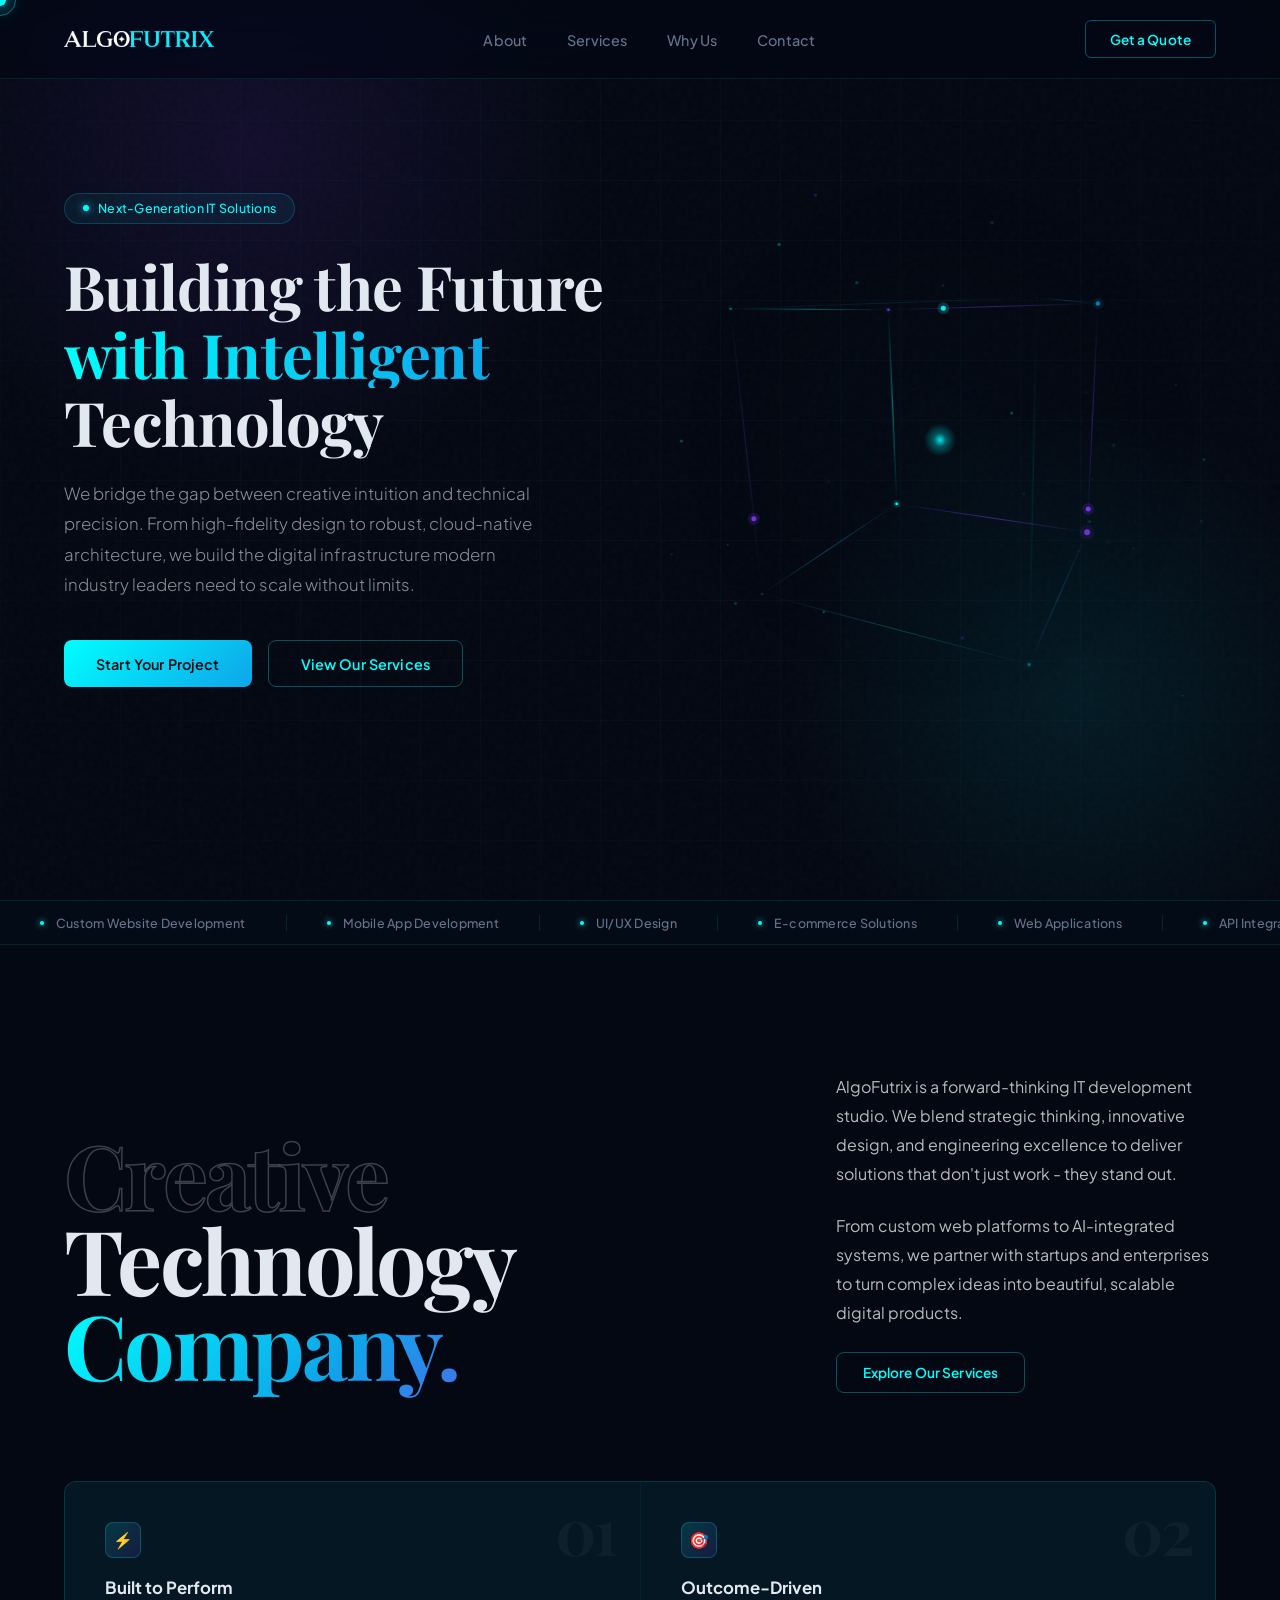
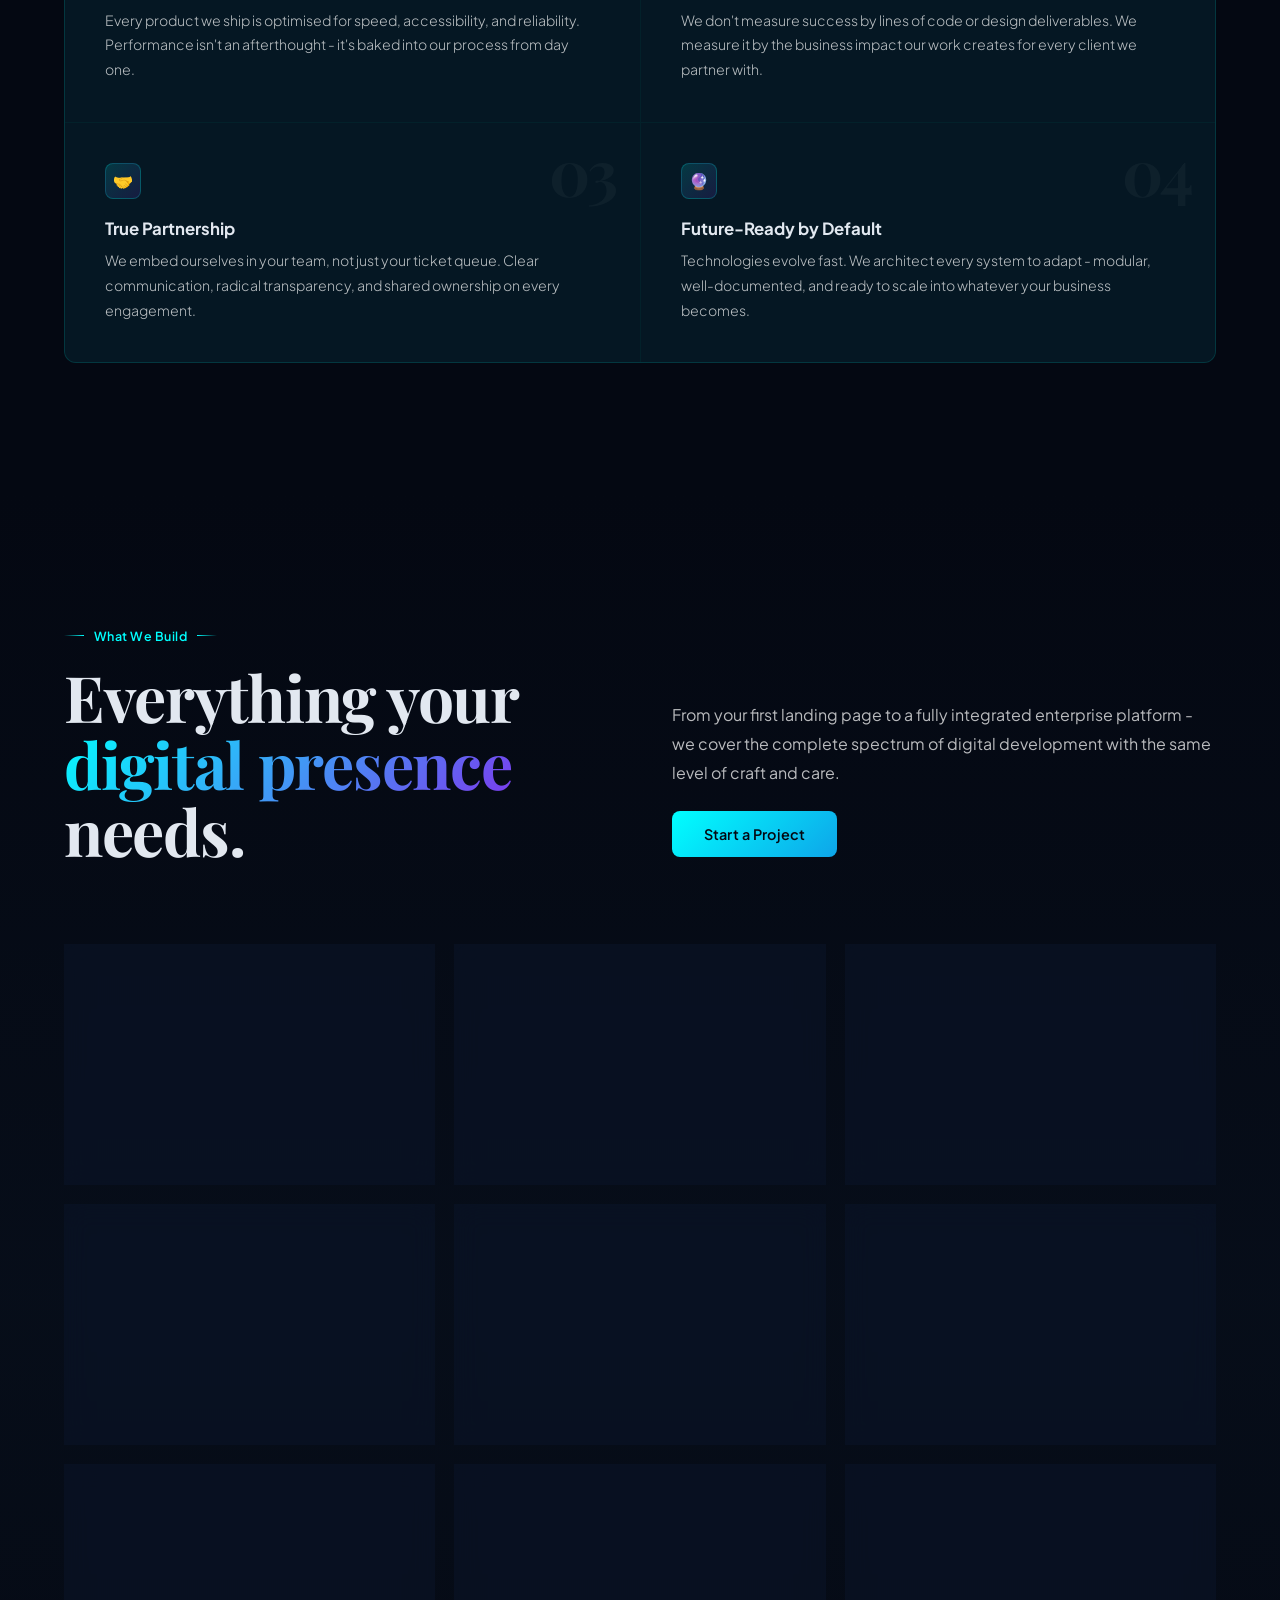
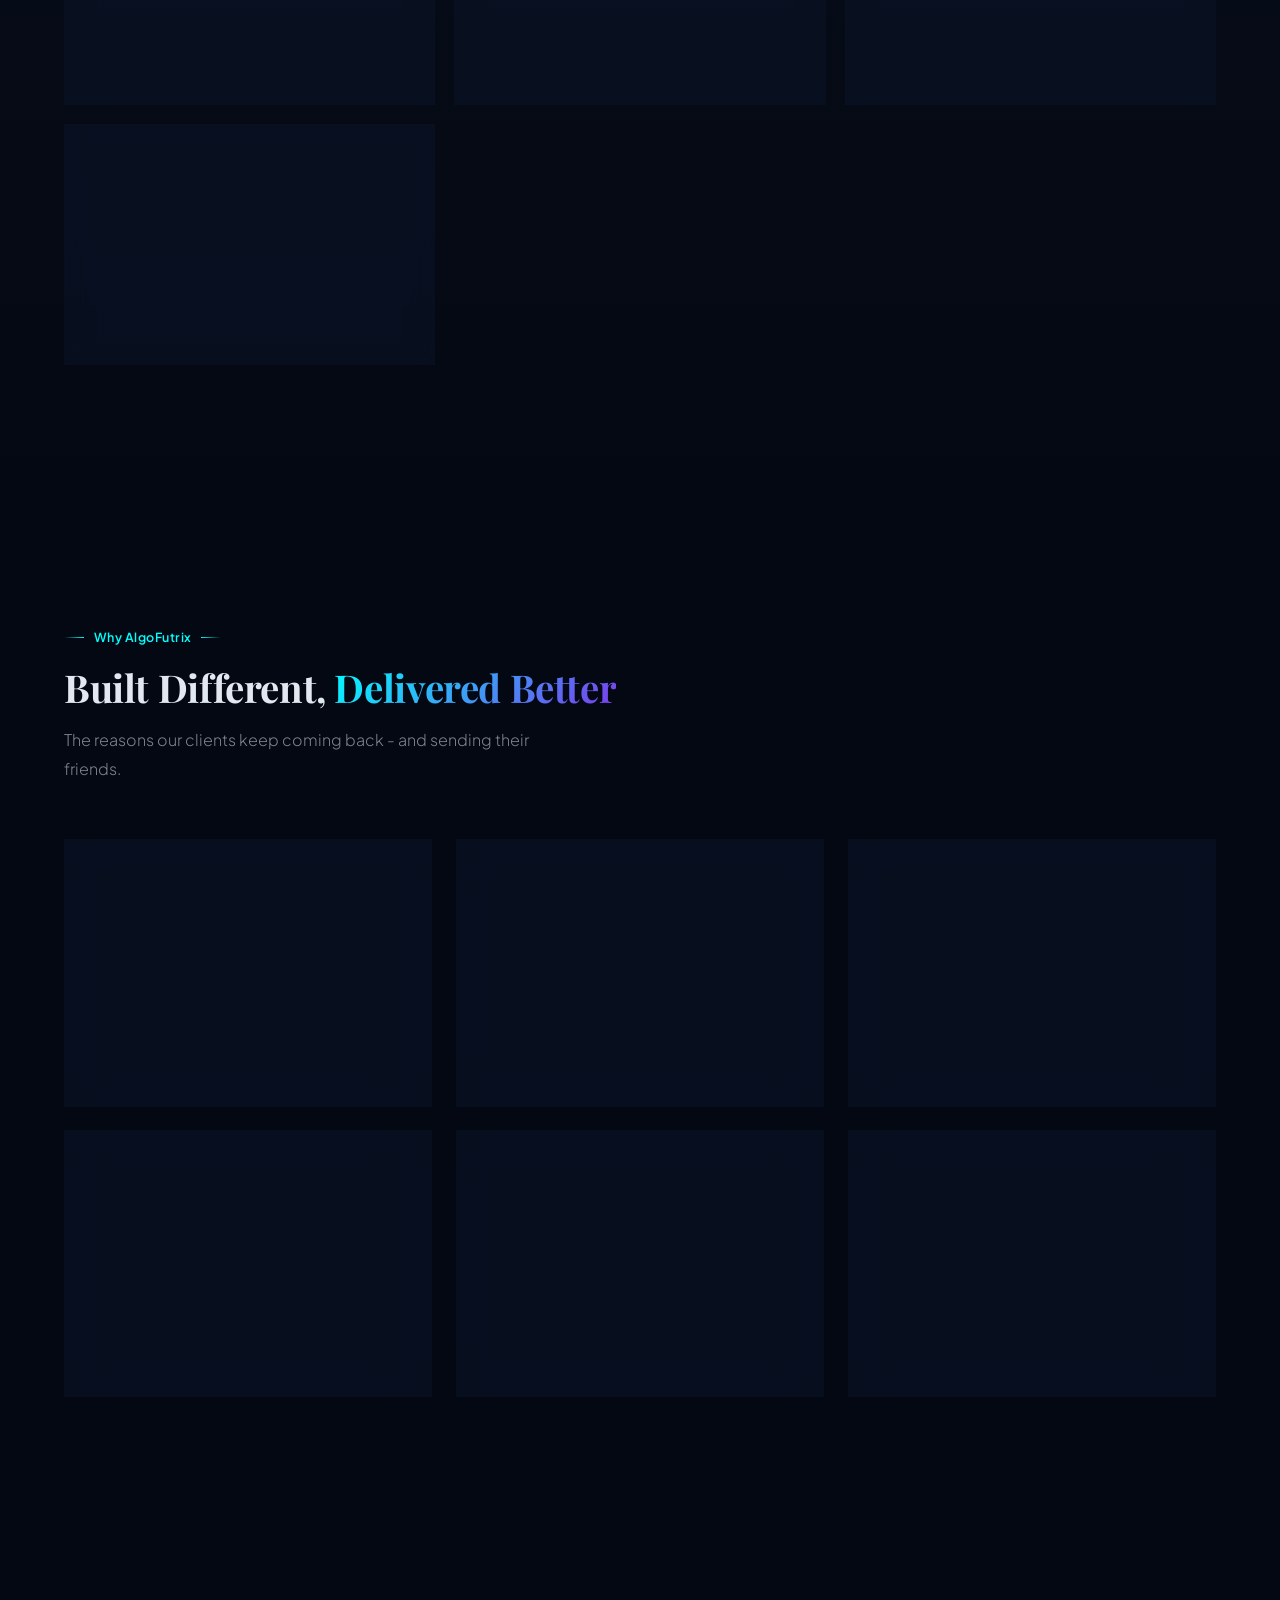
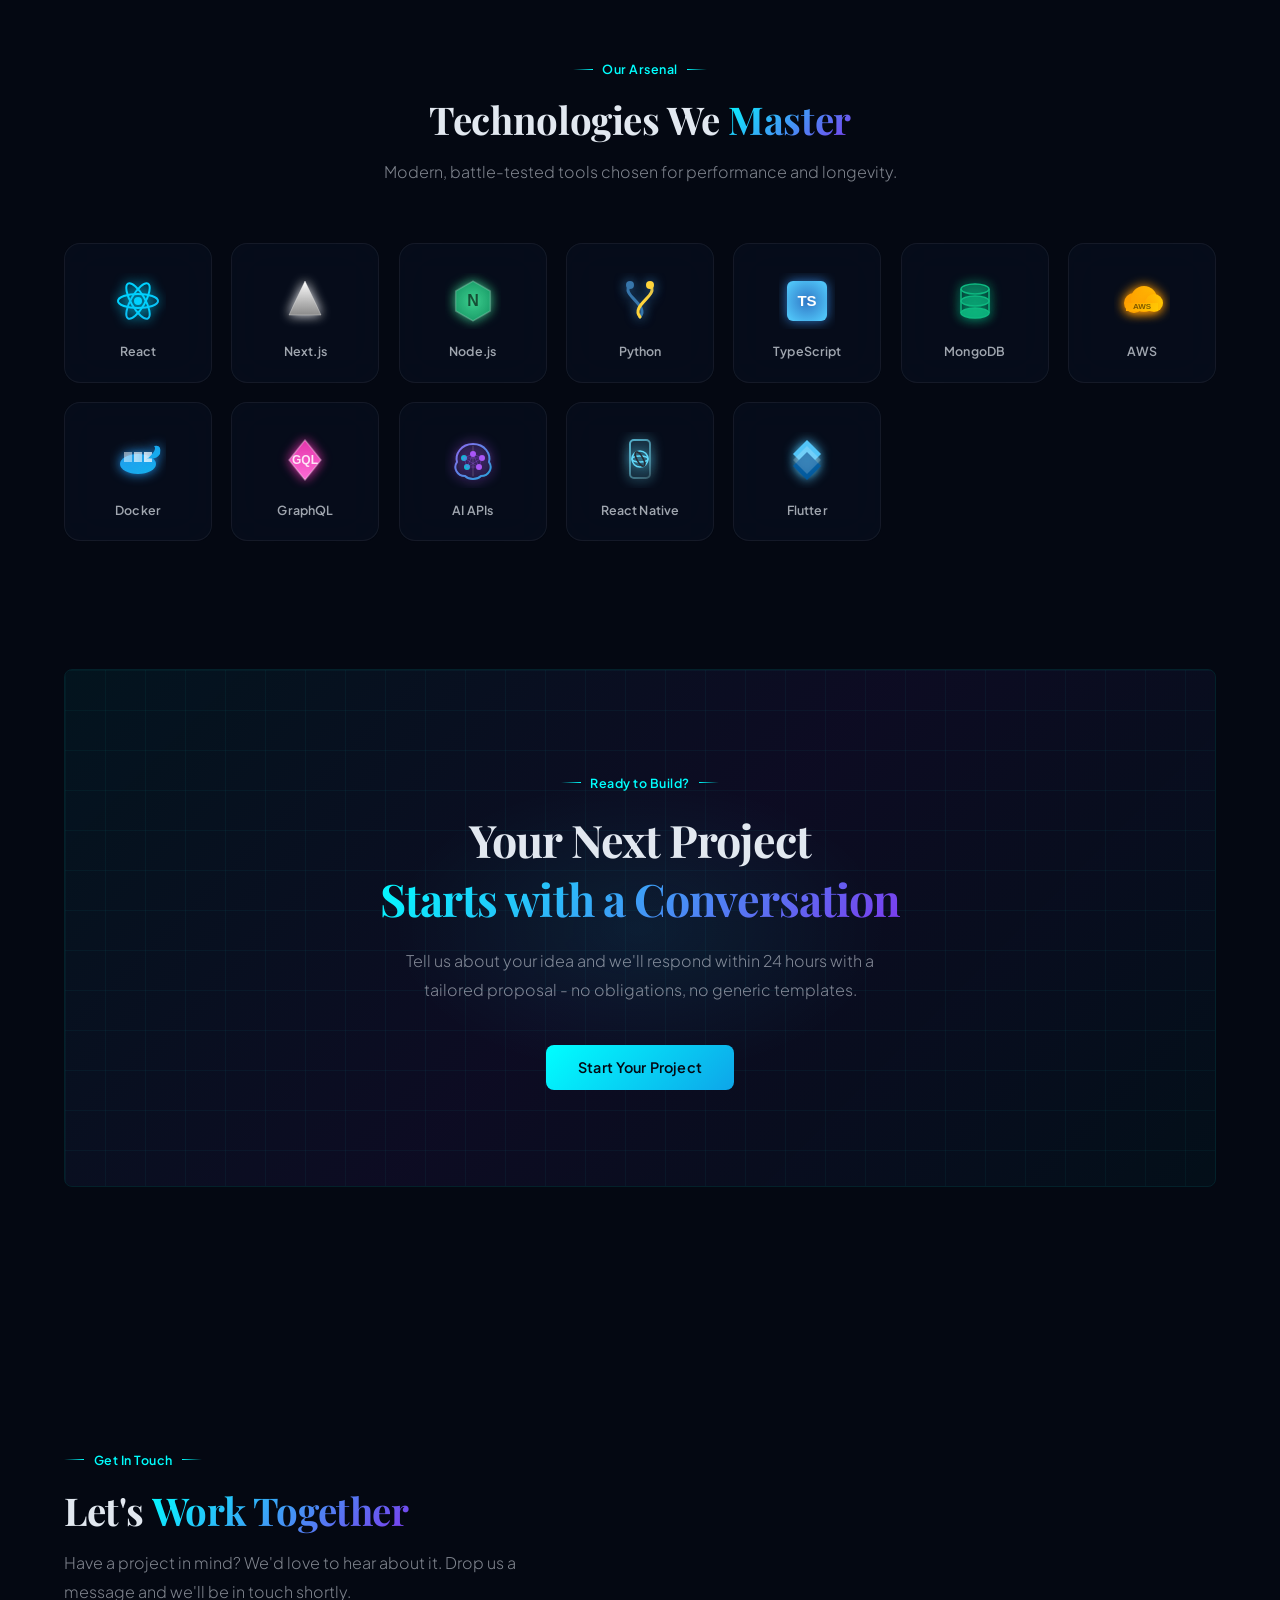
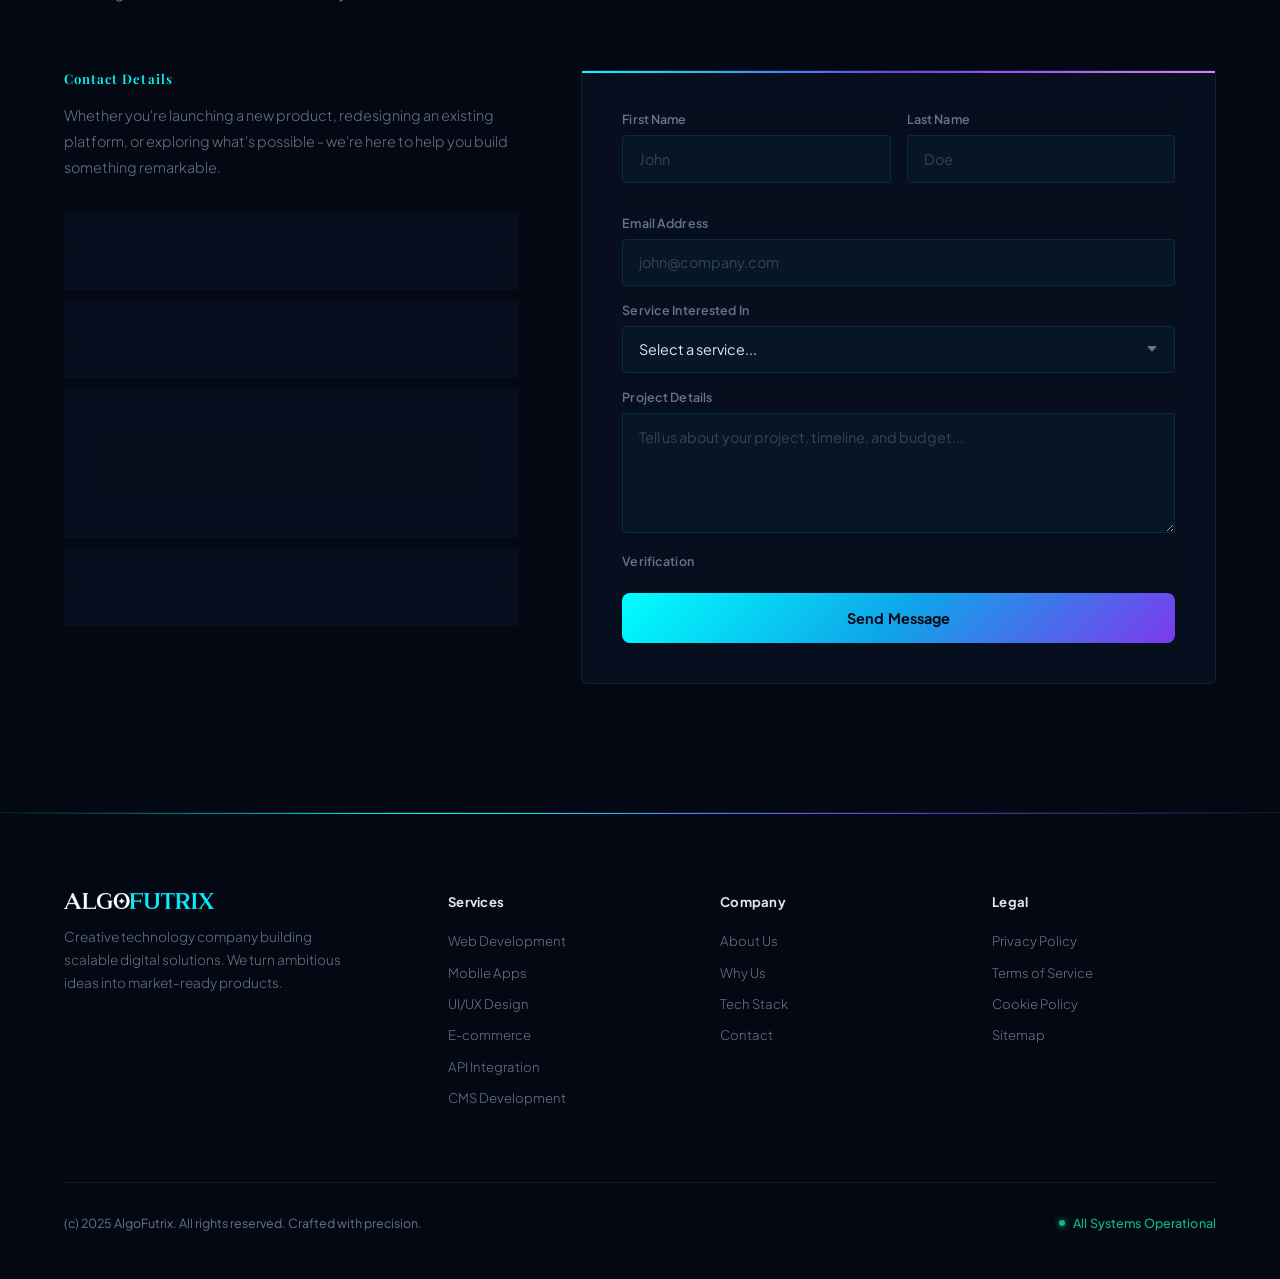
<file: index.html>
﻿<!DOCTYPE html>
<html lang="en">

<head>
  <meta charset="UTF-8">
  <meta name="viewport" content="width=device-width, initial-scale=1.0">
  <meta name="robots" content="index, follow">
  <meta name="googlebot" content="index, follow, max-snippet:-1, max-image-preview:large, max-video-preview:-1">
  <meta name="author" content="AlgoFutrix">
  <meta name="theme-color" content="#070e1a">
  <meta name="description"
    content="AlgoFutrix is an AI-powered software development company based in Dubai and Calicut, Kerala, India. We build custom websites, web apps, mobile apps, and digital platforms for modern businesses.">
  <meta name="keywords"
    content="AlgoFutrix, Dubai software company, Calicut web development, Kerala IT company, custom website development, web application development, mobile app development, UI UX design, e-commerce development">
  <link rel="canonical" href="https://algofutrix.com/">

  <meta property="og:type" content="website">
  <meta property="og:site_name" content="AlgoFutrix">
  <meta property="og:title" content="AlgoFutrix | AI-Powered Web and App Development">
  <meta property="og:description"
    content="Based in Dubai and Calicut, Kerala, India. AlgoFutrix builds custom websites, web apps, mobile apps, and scalable digital products.">
  <meta property="og:url" content="https://algofutrix.com/">
  <meta property="og:image" content="https://algofutrix.com/img/algo-futrix-logo.png">
  <meta property="og:locale" content="en_US">

  <meta name="twitter:card" content="summary_large_image">
  <meta name="twitter:title" content="AlgoFutrix | AI-Powered Web and App Development">
  <meta name="twitter:description"
    content="Software development company based in Dubai and Calicut, Kerala, India.">
  <meta name="twitter:image" content="https://algofutrix.com/img/algo-futrix-logo.png">

  <meta name="geo.region" content="AE-DU, IN-KL">
  <meta name="geo.placename" content="Dubai, UAE; Calicut, Kerala, India">

  <title>AlgoFutrix | Web, App and AI Development in Dubai and Calicut</title>
  <script type="application/ld+json">
    {
      "@context": "https://schema.org",
      "@type": "ProfessionalService",
      "name": "AlgoFutrix",
      "url": "https://algofutrix.com/",
      "logo": "https://algofutrix.com/img/algo-futrix-logo.png",
      "email": "algofutrix@gmail.com",
      "telephone": "+91 98478 12202",
      "description": "AI-powered software development company delivering websites, web applications, mobile applications, and digital solutions.",
      "areaServed": [
        {
          "@type": "City",
          "name": "Dubai"
        },
        {
          "@type": "City",
          "name": "Calicut"
        }
      ],
      "address": [
        {
          "@type": "PostalAddress",
          "streetAddress": "Naif souq, Near Al Ghurair Masjid, Dubai DEIRA",
          "addressLocality": "Dubai",
          "addressCountry": "AE"
        },
        {
          "@type": "PostalAddress",
          "streetAddress": "HiLite Business Park",
          "addressLocality": "Calicut",
          "addressRegion": "Kerala",
          "addressCountry": "IN"
        }
      ]
    }
  </script>
  <link rel="icon" type="image/png" href="img/favicon-96x96.png" sizes="96x96" />
  <link rel="icon" type="image/svg+xml" href="img/favicon.svg" />
  <link rel="shortcut icon" href="img/favicon.ico" />
  <link rel="apple-touch-icon" sizes="180x180" href="img/apple-touch-icon.png" />
  <link rel="manifest" href="img/site.webmanifest" />
  <link rel="preconnect" href="https://fonts.googleapis.com">
  <link
    href="https://fonts.googleapis.com/css2?family=Playfair+Display:wght@400;600;700&family=Plus+Jakarta+Sans:wght@300;400;500;600;700;800&display=swap"
    rel="stylesheet">
  <link rel="preconnect" href="https://fonts.gstatic.com" crossorigin>
  <link href="css/main.css?ver3" rel="stylesheet">
</head>

<body>

  <!-- CURSOR -->
  <div id="cursor"></div>
  <div id="cursor-trail"></div>

  <!--  NAVIGATION  -->
  <nav class="nav" id="mainNav">
    <div class="nav-logo">
      <img src="img/algo-futrix-logo.png?ver2" width="150" alt="AlgoFutrix Logo" class="nav-logo-img">
    </div>
    <ul class="nav-links">
      <li><a href="#about">About</a></li>
      <li><a href="#services">Services</a></li>
      <li><a href="#why">Why Us</a></li>
      <li><a href="#contact">Contact</a></li>
    </ul>
    <button class="nav-cta" onclick="document.getElementById('contact').scrollIntoView({behavior:'smooth'})">Get a
      Quote</button>
    <div class="nav-hamburger" onclick="toggleMobileNav()">
      <span></span><span></span><span></span>
    </div>
  </nav>

  <!--  HERO  -->
  <section class="hero" id="hero">
    <div class="hero-glow-1"></div>
    <div class="hero-glow-2"></div>

    <div class="hero-content">
      <div class="hero-left">
        <div class="hero-eyebrow"><span class="blink"></span>Next-Generation IT Solutions</div>
        <h1>
          <span class="line-plain">Building the Future</span>
          <span class="line-glow">with Intelligent</span>
          <span class="line-plain">Technology</span>
        </h1>
        <p class="hero-sub">We bridge the gap between creative intuition and technical precision. From high-fidelity design to robust, cloud-native architecture, we build the digital infrastructure modern industry leaders need to scale without limits.</p>
        <div class="hero-actions">
          <button class="btn-primary"
            onclick="document.getElementById('contact').scrollIntoView({behavior:'smooth'})">Start Your Project</button>
          <button class="btn-outline"
            onclick="document.getElementById('services').scrollIntoView({behavior:'smooth'})">View Our Services</button>
        </div>
        <!-- <div class="hero-metrics">
          <div class="metric">
            <div class="num">150+</div>
            <div class="label">Projects Delivered</div>
          </div>
          <div class="metric">
            <div class="num">98%</div>
            <div class="label">Client Satisfaction</div>
          </div>
          <div class="metric">
            <div class="num">10+</div>
            <div class="label">Years Experience</div>
          </div>
        </div> -->
      </div>

      <div class="hero-visual">
        <canvas id="neuralCanvas" width="560" height="560"></canvas>
      </div>
    </div>
  </section>

  <!--  STRIP  -->
  <div class="strip">
    <div class="strip-track" id="stripTrack"></div>
  </div>

  <!--  ABOUT  -->
  <section class="about-section" id="about">

    <!-- Big editorial headline row -->
    <div class="about-headline-row">
      <div class="about-big-title reveal">
        <span class="word-outline">Creative</span>
        <span class="word-normal">Technology</span>
        <span class="word-gradient">Company.</span>
      </div>
      <div class="about-intro-col reveal" style="transition-delay:0.2s">
        <p>AlgoFutrix is a forward-thinking IT development studio. We blend strategic thinking, innovative design, and
          engineering excellence to deliver solutions that don't just work - they stand out.</p>
        <p>From custom web platforms to AI-integrated systems, we partner with startups and enterprises to turn complex
          ideas into beautiful, scalable digital products.</p>
        <button class="btn-outline"
          onclick="document.getElementById('services').scrollIntoView({behavior:'smooth'})">Explore Our Services </button>
      </div>
    </div>

    <!-- Stats bar -->
    <!-- <div class="about-stats-bar reveal" style="transition-delay:0.1s">
      <div class="about-stat">
        <div class="about-stat-num">150+</div>
        <div class="about-stat-label">Projects Delivered</div>
        <div class="about-stat-desc">Across web, mobile & enterprise</div>
      </div>
      <div class="about-stat">
        <div class="about-stat-num">50+</div>
        <div class="about-stat-label">Happy Clients</div>
        <div class="about-stat-desc">Startups to Fortune 500</div>
      </div>
      <div class="about-stat">
        <div class="about-stat-num">10+</div>
        <div class="about-stat-label">Years Experience</div>
        <div class="about-stat-desc">Building for the modern web</div>
      </div>
      <div class="about-stat">
        <div class="about-stat-num">98%</div>
        <div class="about-stat-label">Client Satisfaction</div>
        <div class="about-stat-desc">Based on project reviews</div>
      </div>
    </div> -->

    <!-- Feature row -->
    <div class="about-feature-row">
      <div class="about-feature reveal">
        <div class="about-feature-num">01</div>
        <div class="about-feature-icon">&#9889;</div>
        <h3>Built to Perform</h3>
        <p>Every product we ship is optimised for speed, accessibility, and reliability. Performance isn't an
          afterthought - it's baked into our process from day one.</p>
      </div>
      <div class="about-feature reveal" style="transition-delay:0.1s">
        <div class="about-feature-num">02</div>
        <div class="about-feature-icon">&#127919;</div>
        <h3>Outcome-Driven</h3>
        <p>We don't measure success by lines of code or design deliverables. We measure it by the business impact our
          work creates for every client we partner with.</p>
      </div>
      <div class="about-feature reveal" style="transition-delay:0.15s">
        <div class="about-feature-num">03</div>
        <div class="about-feature-icon">&#129309;</div>
        <h3>True Partnership</h3>
        <p>We embed ourselves in your team, not just your ticket queue. Clear communication, radical transparency, and
          shared ownership on every engagement.</p>
      </div>
      <div class="about-feature reveal" style="transition-delay:0.2s">
        <div class="about-feature-num">04</div>
        <div class="about-feature-icon">&#128302;</div>
        <h3>Future-Ready by Default</h3>
        <p>Technologies evolve fast. We architect every system to adapt - modular, well-documented, and ready to scale
          into whatever your business becomes.</p>
      </div>
    </div>

  </section>

  <!--  SERVICES  -->
  <div id="services" style="background:linear-gradient(180deg,var(--bg) 0%,rgba(7,14,26,0.9) 50%,var(--bg) 100%)">
    <div class="services-section">
      <div class="services-top">
        <div class="services-top-left">
          <div class="section-label reveal">What We Build</div>
          <h2 class="services-big-title reveal" style="transition-delay:0.1s">
            Everything your<br>
            <span class="accent">digital presence</span><br>
            needs.
          </h2>
        </div>
        <div class="services-top-right reveal" style="transition-delay:0.2s">
          <p>From your first landing page to a fully integrated enterprise platform - we cover the complete spectrum of
            digital development with the same level of craft and care.</p>
          <button class="btn-primary"
            onclick="document.getElementById('contact').scrollIntoView({behavior:'smooth'})">Start a Project</button>
        </div>
      </div>
      <div class="services-list" id="servicesGrid"></div>
    </div>
  </div>

  <!--  WHY CHOOSE US  -->
  <section class="section" id="why">
    <div class="section-label reveal">Why AlgoFutrix</div>
    <h2 class="section-title reveal" style="transition-delay:0.1s">Built Different, <span class="accent">Delivered
        Better</span></h2>
    <p class="section-desc reveal" style="transition-delay:0.2s">The reasons our clients keep coming back - and sending
      their friends.</p>
    <div class="why-grid" id="whyGrid"></div>
  </section>

  <!--  TECH STACK  -->
  <section class="section" id="tech">
    <div style="text-align:center">
      <div class="section-label reveal" style="justify-content:center">Our Arsenal</div>
      <h2 class="section-title reveal" style="transition-delay:0.1s;text-align:center">Technologies We <span
          class="accent">Master</span></h2>
      <p class="section-desc reveal" style="transition-delay:0.2s;margin:0 auto;text-align:center">Modern, battle-tested
        tools chosen for performance and longevity.</p>
    </div>
    <div class="tech-grid" id="techGrid"></div>
  </section>

  <!--  CTA  -->
  <div class="cta-section">
    <div class="cta-bg"></div>
    <div class="cta-glow"></div>
    <div class="cta-inner">
      <div class="section-label reveal" style="justify-content:center">Ready to Build?</div>
      <h2 class="reveal" style="transition-delay:0.1s">Your Next Project<br><span
          style="background:linear-gradient(135deg,var(--cyan),var(--purple));-webkit-background-clip:text;-webkit-text-fill-color:transparent;background-clip:text;">Starts
          with a Conversation</span></h2>
      <p class="reveal" style="transition-delay:0.2s">Tell us about your idea and we'll respond within 24 hours with a
        tailored proposal - no obligations, no generic templates.</p>
      <div class="cta-actions reveal" style="transition-delay:0.3s">
        <button class="btn-primary"
          onclick="document.getElementById('contact').scrollIntoView({behavior:'smooth'})">Start Your Project</button>
      </div>
    </div>
  </div>

  <!--  CONTACT  -->
  <section class="section" id="contact">
    <div class="section-label reveal">Get In Touch</div>
    <h2 class="section-title reveal" style="transition-delay:0.1s">Let's <span class="accent">Work Together</span></h2>
    <p class="section-desc reveal" style="transition-delay:0.2s">Have a project in mind? We'd love to hear about it.
      Drop us a message and we'll be in touch shortly.</p>

    <div class="contact-grid">
      <div class="contact-info reveal">
        <h3>Contact Details</h3>
        <p>Whether you're launching a new product, redesigning an existing platform, or exploring what's possible -
          we're here to help you build something remarkable.</p>
        <div class="contact-detail">
          <div class="ico">&#9993;</div>
          <div class="info">
            <div class="label">Email</div>
            <div class="val">algofutrix@gmail.com</div>
          </div>
        </div>
        <div class="contact-detail">
          <div class="ico">&#9742;</div>
          <div class="info">
            <div class="label">Phone</div>
            <div class="val">+91 98478 12202</div>
          </div>
        </div>
        <div class="contact-detail">
          <div class="ico">&#9673;</div>
          <div class="info">
            <div class="label">Location</div>
            <div class="val">
              <strong>Dubai</strong><br>
              Naif souq, Near Al Ghurair Masjid, Dubai DEIRA<br><br>
              <strong>India</strong><br>
              HiLite Business Park, Kozhikode
            </div>
          </div>
        </div>
        <div class="contact-detail">
          <div class="ico">&#9719;</div>
          <div class="info">
            <div class="label">Response Time</div>
            <div class="val">Within 24 hours</div>
          </div>
        </div>
      </div>

      <div class="contact-form reveal" style="transition-delay:0.2s">
        <div class="form-row">
          <div class="form-group">
            <label class="form-label">First Name</label>
            <input id="firstName" class="form-input" type="text" placeholder="John">
          </div>
          <div class="form-group">
            <label class="form-label">Last Name</label>
            <input id="lastName" class="form-input" type="text" placeholder="Doe">
          </div>
        </div>
        <div class="form-group">
          <label class="form-label">Email Address</label>
          <input id="emailAddress" class="form-input" type="email" placeholder="john@company.com">
        </div>
        <div class="form-group">
          <label class="form-label">Service Interested In</label>
          <select id="serviceInterested" class="form-select">
            <option value="">Select a service...</option>
            <option>Custom Website Development</option>
            <option>Web Application Development</option>
            <option>Mobile App Development</option>
            <option>E-commerce Development</option>
            <option>UI/UX Design</option>
            <option>API Integration</option>
            <option>CMS Development</option>
            <option>Website Redesign</option>
            <option>Maintenance & Support</option>
            <option>Other</option>
          </select>
        </div>
        <div class="form-group">
          <label class="form-label">Project Details</label>
          <textarea id="projectDetails" class="form-textarea"
            placeholder="Tell us about your project, timeline, and budget..."></textarea>
        </div>
        <div class="form-group captcha-group">
          <label class="form-label">Verification</label>
          <div id="contactCaptcha"></div>
        </div>
        <button id="contactSubmit" class="btn-submit" type="button">Send Message</button>
      </div>
    </div>
  </section>

  <!--  FOOTER  -->
  <footer>
    <div class="footer-top">
      <div class="footer-brand">
        <span class="logo">
          <img src="img/algo-futrix-logo.png" width="150" alt="AlgoFutrix Logo" class="nav-logo-img">
        </span>
        <p>Creative technology company building scalable digital solutions. We turn ambitious ideas into market-ready
          products.</p>
        <!-- <div class="footer-social">
          <a class="social-btn" href="#" title="Twitter">&#120143;</a>
          <a class="social-btn" href="#" title="LinkedIn">in</a>
        </div> -->
      </div>
      <div class="footer-col">
        <h4>Services</h4>
        <ul>
          <li><a href="#services">Web Development</a></li>
          <li><a href="#services">Mobile Apps</a></li>
          <li><a href="#services">UI/UX Design</a></li>
          <li><a href="#services">E-commerce</a></li>
          <li><a href="#services">API Integration</a></li>
          <li><a href="#services">CMS Development</a></li>
        </ul>
      </div>
      <div class="footer-col">
        <h4>Company</h4>
        <ul>
          <li><a href="#about">About Us</a></li>
          <li><a href="#why">Why Us</a></li>
          <li><a href="#tech">Tech Stack</a></li>
          <li><a href="#contact">Contact</a></li>
        </ul>
      </div>
      <div class="footer-col">
        <h4>Legal</h4>
        <ul>
          <li><a href="privacy-policy.html">Privacy Policy</a></li>
          <li><a href="terms-of-service.html">Terms of Service</a></li>
          <li><a href="cookie-policy.html">Cookie Policy</a></li>
          <li><a href="sitemap.html">Sitemap</a></li>
        </ul>
      </div>
    </div>
    <div class="footer-bottom">
      <div class="footer-copy">(c) 2025 AlgoFutrix. All rights reserved. Crafted with precision.</div>
      <div class="footer-status"><span class="status-dot"></span>All Systems Operational</div>
    </div>
  </footer>

  <!-- 
   JAVASCRIPT
 -->
  <script>
    window.CAPTCHA_SITE_KEY = window.CAPTCHA_SITE_KEY || '0x4AAAAAACpuNb9QLwmf4FC6git ';
  </script>
  <script src="https://challenges.cloudflare.com/turnstile/v0/api.js?render=explicit" async defer></script>
  <script src="js/main.js?ver3"></script>
</body>

</html>
</file>
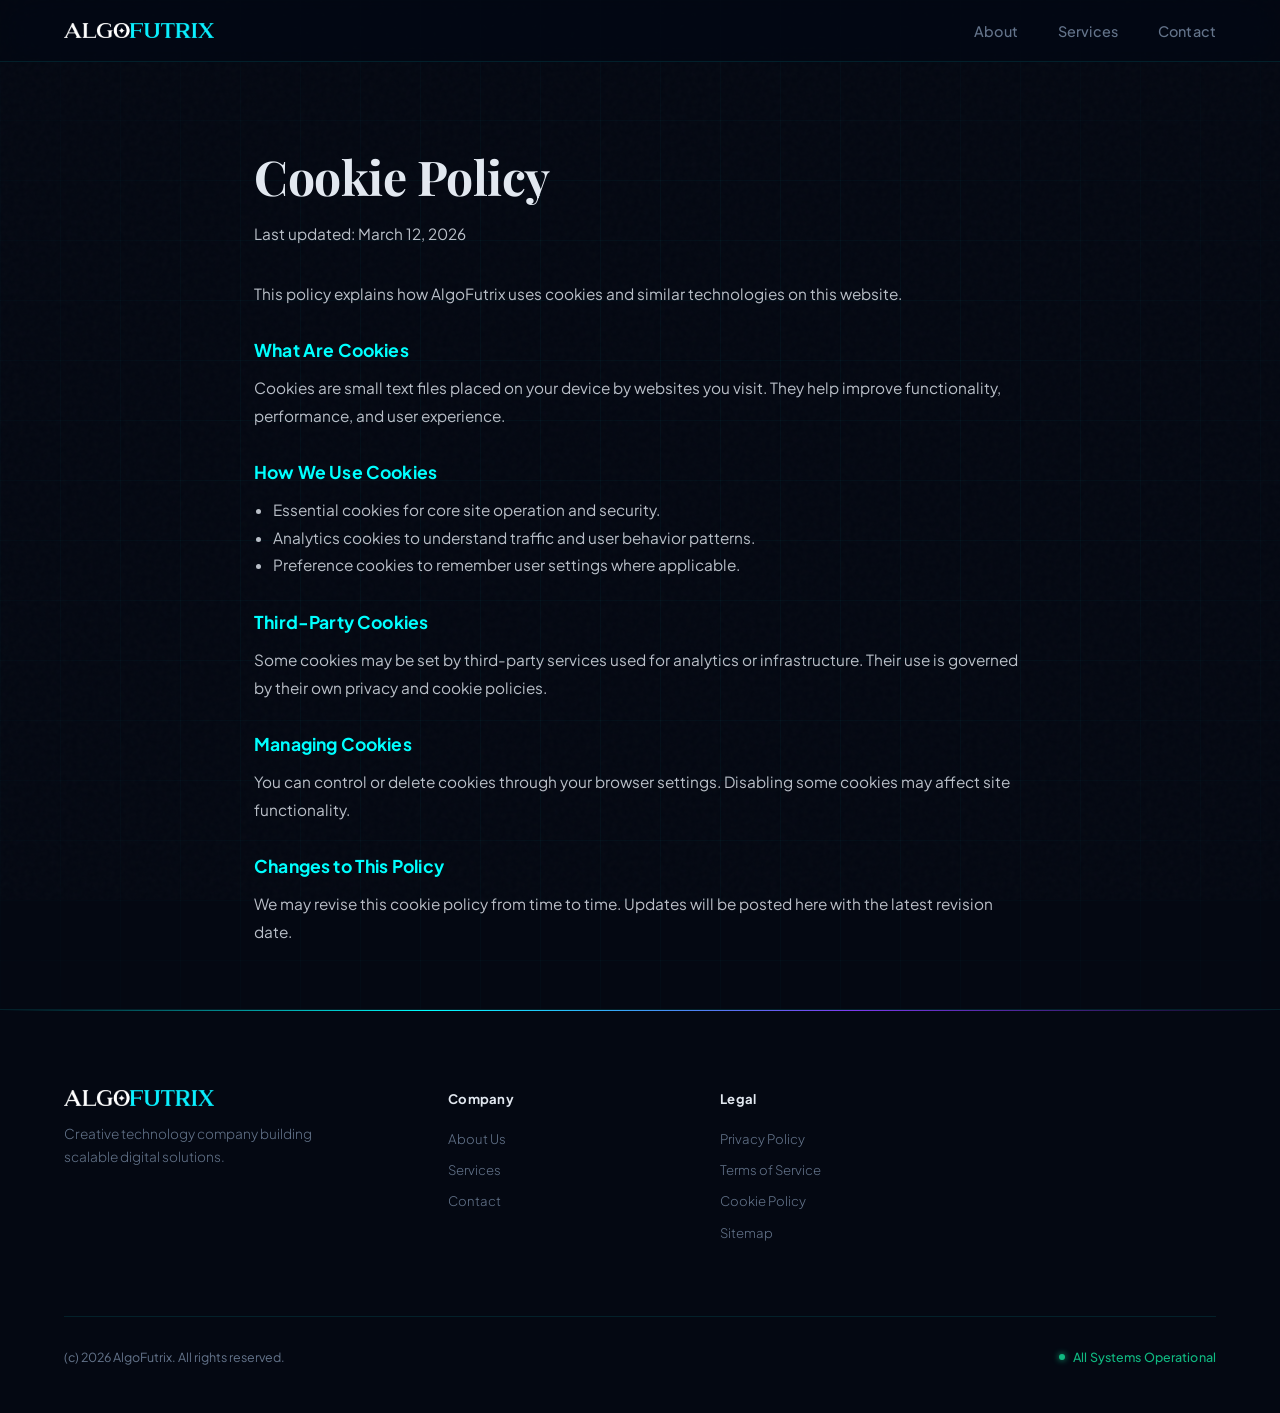
<file: cookie-policy.html>
<!DOCTYPE html>
<html lang="en">
<head>
  <meta charset="UTF-8">
  <meta name="viewport" content="width=device-width, initial-scale=1.0">
  <meta name="robots" content="index, follow">
  <title>Cookie Policy | AlgoFutrix</title>
  <link rel="icon" type="image/png" href="img/favicon-96x96.png" sizes="96x96">
  <link rel="icon" type="image/svg+xml" href="img/favicon.svg">
  <link rel="shortcut icon" href="img/favicon.ico">
  <link rel="apple-touch-icon" sizes="180x180" href="img/apple-touch-icon.png">
  <link rel="manifest" href="img/site.webmanifest">
  <link rel="preconnect" href="https://fonts.googleapis.com">
  <link rel="preconnect" href="https://fonts.gstatic.com" crossorigin>
  <link href="https://fonts.googleapis.com/css2?family=Playfair+Display:wght@400;600;700&family=Plus+Jakarta+Sans:wght@300;400;500;600;700;800&display=swap" rel="stylesheet">
  <link href="css/main.css" rel="stylesheet">
</head>
<body class="legal-page">
  <nav class="nav">
    <div class="nav-logo">
      <img src="img/algo-futrix-logo.png" width="150" alt="AlgoFutrix Logo" class="nav-logo-img">
    </div>
    <ul class="nav-links">
      <li><a href="index.html#about">About</a></li>
      <li><a href="index.html#services">Services</a></li>
      <li><a href="index.html#contact">Contact</a></li>
    </ul>
  </nav>

  <main class="legal-main">
    <section class="legal-content">
      <h1>Cookie Policy</h1>
      <p class="legal-meta">Last updated: March 12, 2026</p>

      <p>This policy explains how AlgoFutrix uses cookies and similar technologies on this website.</p>

      <h2>What Are Cookies</h2>
      <p>Cookies are small text files placed on your device by websites you visit. They help improve functionality, performance, and user experience.</p>

      <h2>How We Use Cookies</h2>
      <ul>
        <li>Essential cookies for core site operation and security.</li>
        <li>Analytics cookies to understand traffic and user behavior patterns.</li>
        <li>Preference cookies to remember user settings where applicable.</li>
      </ul>

      <h2>Third-Party Cookies</h2>
      <p>Some cookies may be set by third-party services used for analytics or infrastructure. Their use is governed by their own privacy and cookie policies.</p>

      <h2>Managing Cookies</h2>
      <p>You can control or delete cookies through your browser settings. Disabling some cookies may affect site functionality.</p>

      <h2>Changes to This Policy</h2>
      <p>We may revise this cookie policy from time to time. Updates will be posted here with the latest revision date.</p>
    </section>
  </main>

  <footer>
    <div class="footer-top">
      <div class="footer-brand">
        <span class="logo">
          <img src="img/algo-futrix-logo.png" width="150" alt="AlgoFutrix Logo" class="nav-logo-img">
        </span>
        <p>Creative technology company building scalable digital solutions.</p>
      </div>
      <div class="footer-col">
        <h4>Company</h4>
        <ul>
          <li><a href="index.html#about">About Us</a></li>
          <li><a href="index.html#services">Services</a></li>
          <li><a href="index.html#contact">Contact</a></li>
        </ul>
      </div>
      <div class="footer-col">
        <h4>Legal</h4>
        <ul>
          <li><a href="privacy-policy.html">Privacy Policy</a></li>
          <li><a href="terms-of-service.html">Terms of Service</a></li>
          <li><a href="cookie-policy.html">Cookie Policy</a></li>
          <li><a href="sitemap.html">Sitemap</a></li>
        </ul>
      </div>
    </div>
    <div class="footer-bottom">
      <div class="footer-copy">(c) 2026 AlgoFutrix. All rights reserved.</div>
      <div class="footer-status"><span class="status-dot"></span>All Systems Operational</div>
    </div>
  </footer>
</body>
</html>
</file>
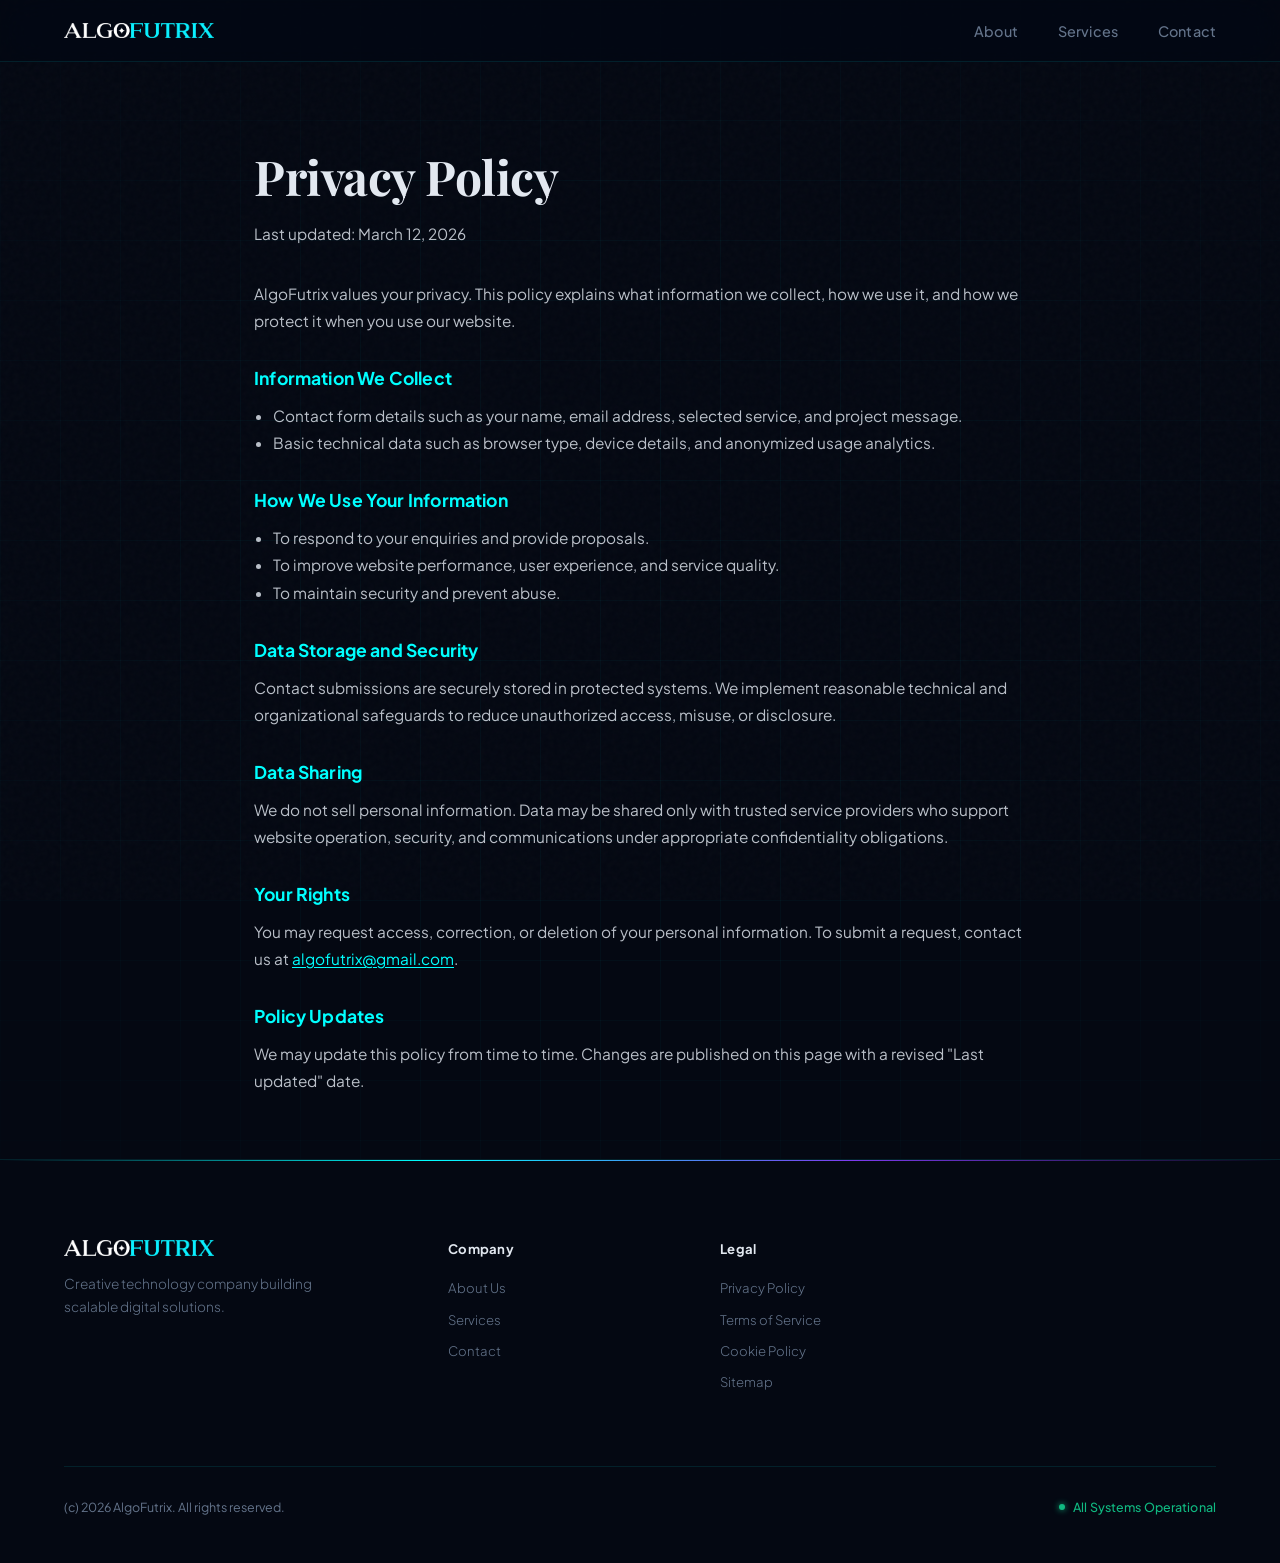
<file: privacy-policy.html>
<!DOCTYPE html>
<html lang="en">
<head>
  <meta charset="UTF-8">
  <meta name="viewport" content="width=device-width, initial-scale=1.0">
  <meta name="robots" content="index, follow">
  <title>Privacy Policy | AlgoFutrix</title>
  <link rel="icon" type="image/png" href="img/favicon-96x96.png" sizes="96x96">
  <link rel="icon" type="image/svg+xml" href="img/favicon.svg">
  <link rel="shortcut icon" href="img/favicon.ico">
  <link rel="apple-touch-icon" sizes="180x180" href="img/apple-touch-icon.png">
  <link rel="manifest" href="img/site.webmanifest">
  <link rel="preconnect" href="https://fonts.googleapis.com">
  <link rel="preconnect" href="https://fonts.gstatic.com" crossorigin>
  <link href="https://fonts.googleapis.com/css2?family=Playfair+Display:wght@400;600;700&family=Plus+Jakarta+Sans:wght@300;400;500;600;700;800&display=swap" rel="stylesheet">
  <link href="css/main.css" rel="stylesheet">
</head>
<body class="legal-page">
  <nav class="nav">
    <div class="nav-logo">
      <img src="img/algo-futrix-logo.png" width="150" alt="AlgoFutrix Logo" class="nav-logo-img">
    </div>
    <ul class="nav-links">
      <li><a href="index.html#about">About</a></li>
      <li><a href="index.html#services">Services</a></li>
      <li><a href="index.html#contact">Contact</a></li>
    </ul>
  </nav>

  <main class="legal-main">
    <section class="legal-content">
      <h1>Privacy Policy</h1>
      <p class="legal-meta">Last updated: March 12, 2026</p>

      <p>AlgoFutrix values your privacy. This policy explains what information we collect, how we use it, and how we protect it when you use our website.</p>

      <h2>Information We Collect</h2>
      <ul>
        <li>Contact form details such as your name, email address, selected service, and project message.</li>
        <li>Basic technical data such as browser type, device details, and anonymized usage analytics.</li>
      </ul>

      <h2>How We Use Your Information</h2>
      <ul>
        <li>To respond to your enquiries and provide proposals.</li>
        <li>To improve website performance, user experience, and service quality.</li>
        <li>To maintain security and prevent abuse.</li>
      </ul>

      <h2>Data Storage and Security</h2>
      <p>Contact submissions are securely stored in protected systems. We implement reasonable technical and organizational safeguards to reduce unauthorized access, misuse, or disclosure.</p>

      <h2>Data Sharing</h2>
      <p>We do not sell personal information. Data may be shared only with trusted service providers who support website operation, security, and communications under appropriate confidentiality obligations.</p>

      <h2>Your Rights</h2>
      <p>You may request access, correction, or deletion of your personal information. To submit a request, contact us at <a href="mailto:algofutrix@gmail.com">algofutrix@gmail.com</a>.</p>

      <h2>Policy Updates</h2>
      <p>We may update this policy from time to time. Changes are published on this page with a revised "Last updated" date.</p>
    </section>
  </main>

  <footer>
    <div class="footer-top">
      <div class="footer-brand">
        <span class="logo">
          <img src="img/algo-futrix-logo.png" width="150" alt="AlgoFutrix Logo" class="nav-logo-img">
        </span>
        <p>Creative technology company building scalable digital solutions.</p>
      </div>
      <div class="footer-col">
        <h4>Company</h4>
        <ul>
          <li><a href="index.html#about">About Us</a></li>
          <li><a href="index.html#services">Services</a></li>
          <li><a href="index.html#contact">Contact</a></li>
        </ul>
      </div>
      <div class="footer-col">
        <h4>Legal</h4>
        <ul>
          <li><a href="privacy-policy.html">Privacy Policy</a></li>
          <li><a href="terms-of-service.html">Terms of Service</a></li>
          <li><a href="cookie-policy.html">Cookie Policy</a></li>
          <li><a href="sitemap.html">Sitemap</a></li>
        </ul>
      </div>
    </div>
    <div class="footer-bottom">
      <div class="footer-copy">(c) 2026 AlgoFutrix. All rights reserved.</div>
      <div class="footer-status"><span class="status-dot"></span>All Systems Operational</div>
    </div>
  </footer>
</body>
</html>
</file>
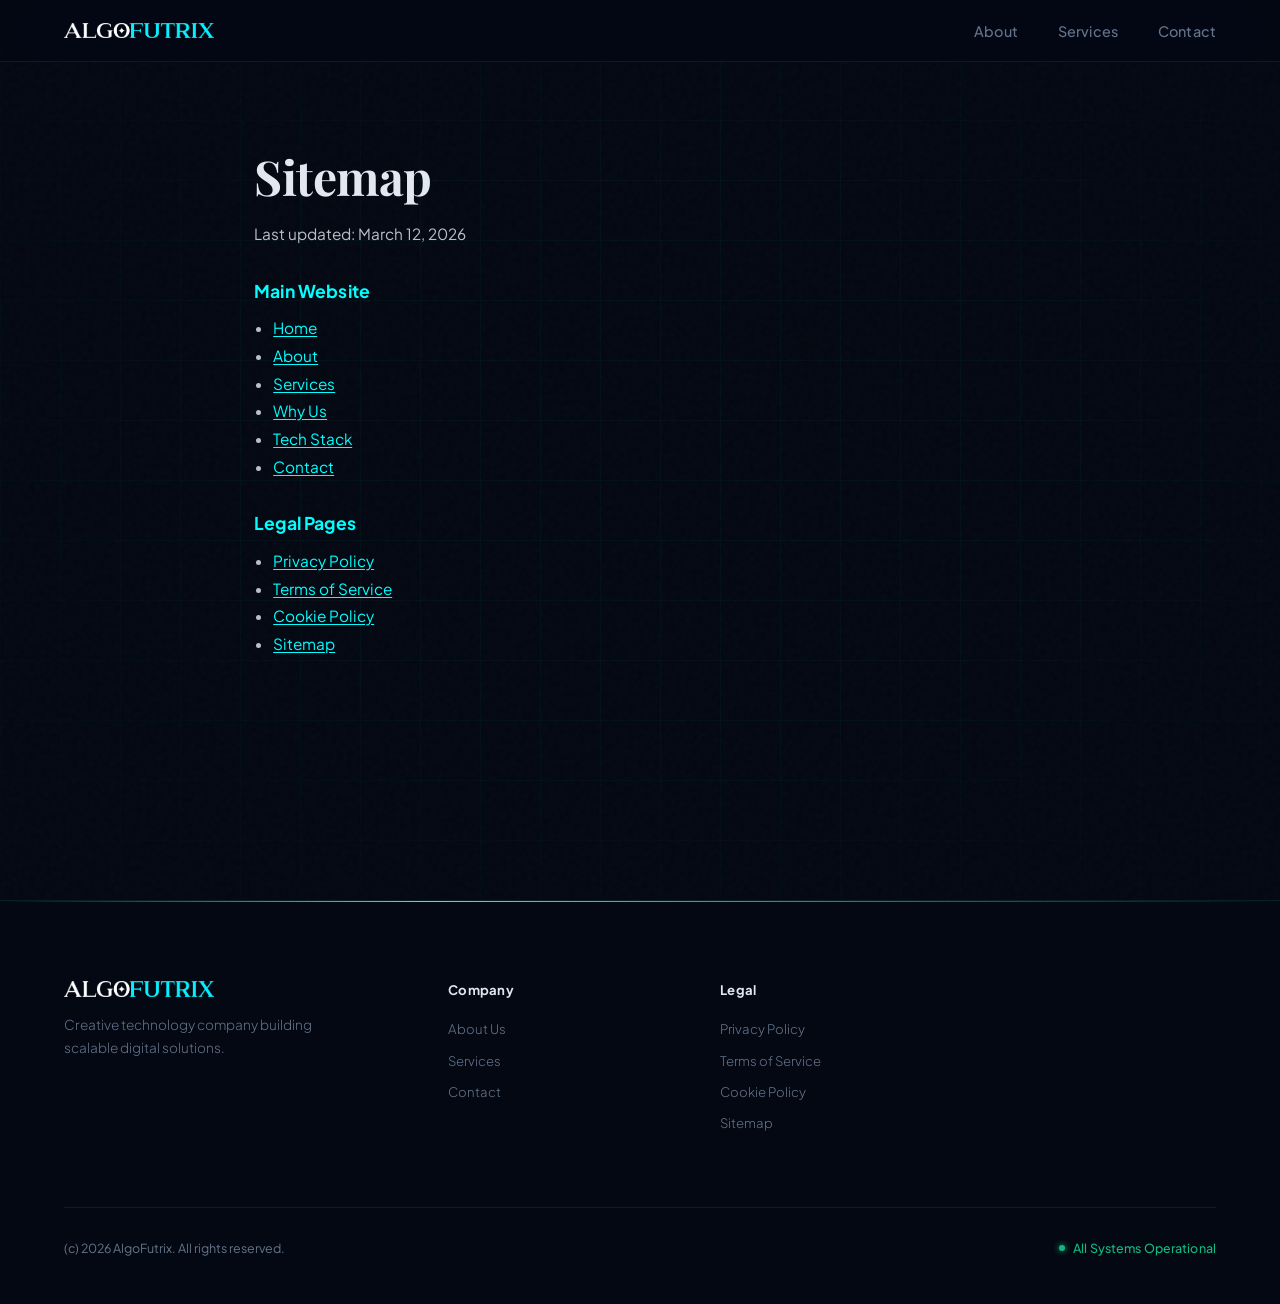
<file: sitemap.html>
<!DOCTYPE html>
<html lang="en">
<head>
  <meta charset="UTF-8">
  <meta name="viewport" content="width=device-width, initial-scale=1.0">
  <meta name="robots" content="index, follow">
  <title>Sitemap | AlgoFutrix</title>
  <link rel="icon" type="image/png" href="img/favicon-96x96.png" sizes="96x96">
  <link rel="icon" type="image/svg+xml" href="img/favicon.svg">
  <link rel="shortcut icon" href="img/favicon.ico">
  <link rel="apple-touch-icon" sizes="180x180" href="img/apple-touch-icon.png">
  <link rel="manifest" href="img/site.webmanifest">
  <link rel="preconnect" href="https://fonts.googleapis.com">
  <link rel="preconnect" href="https://fonts.gstatic.com" crossorigin>
  <link href="https://fonts.googleapis.com/css2?family=Playfair+Display:wght@400;600;700&family=Plus+Jakarta+Sans:wght@300;400;500;600;700;800&display=swap" rel="stylesheet">
  <link href="css/main.css" rel="stylesheet">
</head>
<body class="legal-page">
  <nav class="nav">
    <div class="nav-logo">
      <img src="img/algo-futrix-logo.png" width="150" alt="AlgoFutrix Logo" class="nav-logo-img">
    </div>
    <ul class="nav-links">
      <li><a href="index.html#about">About</a></li>
      <li><a href="index.html#services">Services</a></li>
      <li><a href="index.html#contact">Contact</a></li>
    </ul>
  </nav>

  <main class="legal-main">
    <section class="legal-content">
      <h1>Sitemap</h1>
      <p class="legal-meta">Last updated: March 12, 2026</p>

      <h2>Main Website</h2>
      <ul>
        <li><a href="index.html">Home</a></li>
        <li><a href="index.html#about">About</a></li>
        <li><a href="index.html#services">Services</a></li>
        <li><a href="index.html#why">Why Us</a></li>
        <li><a href="index.html#tech">Tech Stack</a></li>
        <li><a href="index.html#contact">Contact</a></li>
      </ul>

      <h2>Legal Pages</h2>
      <ul>
        <li><a href="privacy-policy.html">Privacy Policy</a></li>
        <li><a href="terms-of-service.html">Terms of Service</a></li>
        <li><a href="cookie-policy.html">Cookie Policy</a></li>
        <li><a href="sitemap.html">Sitemap</a></li>
      </ul>
    </section>
  </main>

  <footer>
    <div class="footer-top">
      <div class="footer-brand">
        <span class="logo">
          <img src="img/algo-futrix-logo.png" width="150" alt="AlgoFutrix Logo" class="nav-logo-img">
        </span>
        <p>Creative technology company building scalable digital solutions.</p>
      </div>
      <div class="footer-col">
        <h4>Company</h4>
        <ul>
          <li><a href="index.html#about">About Us</a></li>
          <li><a href="index.html#services">Services</a></li>
          <li><a href="index.html#contact">Contact</a></li>
        </ul>
      </div>
      <div class="footer-col">
        <h4>Legal</h4>
        <ul>
          <li><a href="privacy-policy.html">Privacy Policy</a></li>
          <li><a href="terms-of-service.html">Terms of Service</a></li>
          <li><a href="cookie-policy.html">Cookie Policy</a></li>
          <li><a href="sitemap.html">Sitemap</a></li>
        </ul>
      </div>
    </div>
    <div class="footer-bottom">
      <div class="footer-copy">(c) 2026 AlgoFutrix. All rights reserved.</div>
      <div class="footer-status"><span class="status-dot"></span>All Systems Operational</div>
    </div>
  </footer>
</body>
</html>
</file>
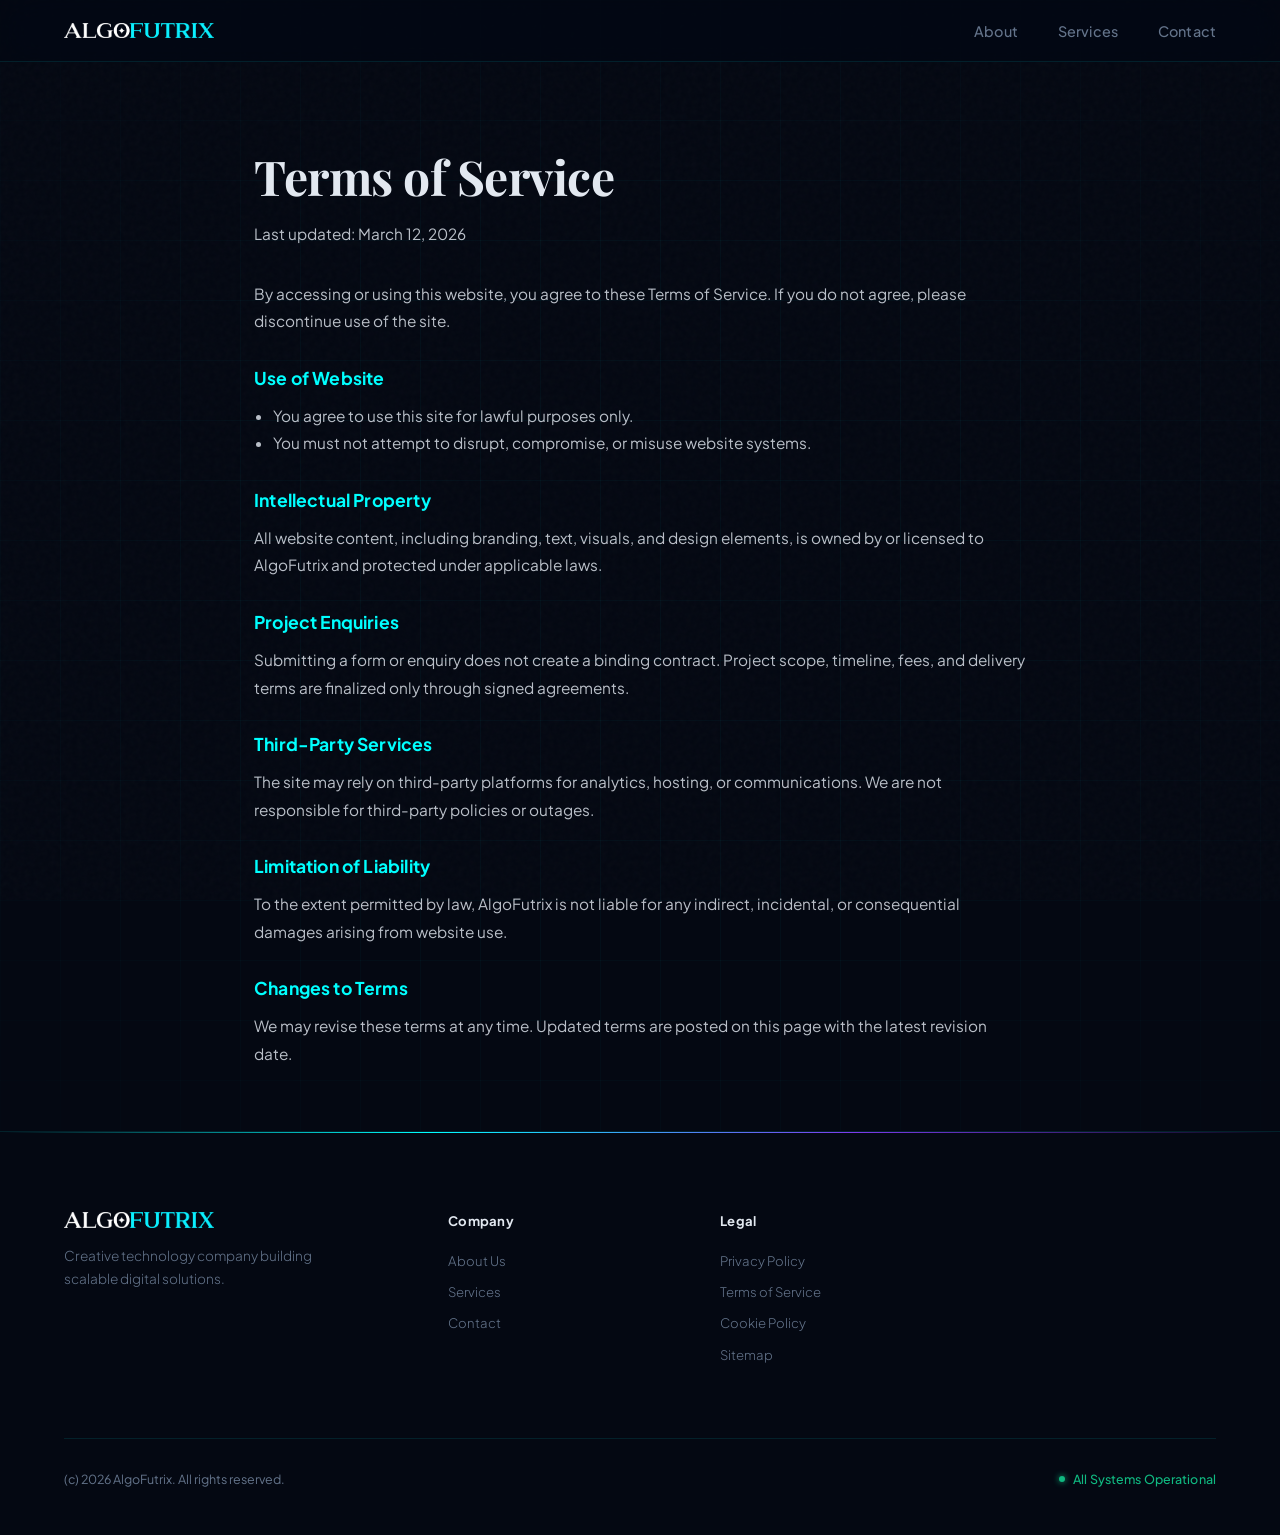
<file: terms-of-service.html>
<!DOCTYPE html>
<html lang="en">
<head>
  <meta charset="UTF-8">
  <meta name="viewport" content="width=device-width, initial-scale=1.0">
  <meta name="robots" content="index, follow">
  <title>Terms of Service | AlgoFutrix</title>
  <link rel="icon" type="image/png" href="img/favicon-96x96.png" sizes="96x96">
  <link rel="icon" type="image/svg+xml" href="img/favicon.svg">
  <link rel="shortcut icon" href="img/favicon.ico">
  <link rel="apple-touch-icon" sizes="180x180" href="img/apple-touch-icon.png">
  <link rel="manifest" href="img/site.webmanifest">
  <link rel="preconnect" href="https://fonts.googleapis.com">
  <link rel="preconnect" href="https://fonts.gstatic.com" crossorigin>
  <link href="https://fonts.googleapis.com/css2?family=Playfair+Display:wght@400;600;700&family=Plus+Jakarta+Sans:wght@300;400;500;600;700;800&display=swap" rel="stylesheet">
  <link href="css/main.css" rel="stylesheet">
</head>
<body class="legal-page">
  <nav class="nav">
    <div class="nav-logo">
      <img src="img/algo-futrix-logo.png" width="150" alt="AlgoFutrix Logo" class="nav-logo-img">
    </div>
    <ul class="nav-links">
      <li><a href="index.html#about">About</a></li>
      <li><a href="index.html#services">Services</a></li>
      <li><a href="index.html#contact">Contact</a></li>
    </ul>
  </nav>

  <main class="legal-main">
    <section class="legal-content">
      <h1>Terms of Service</h1>
      <p class="legal-meta">Last updated: March 12, 2026</p>

      <p>By accessing or using this website, you agree to these Terms of Service. If you do not agree, please discontinue use of the site.</p>

      <h2>Use of Website</h2>
      <ul>
        <li>You agree to use this site for lawful purposes only.</li>
        <li>You must not attempt to disrupt, compromise, or misuse website systems.</li>
      </ul>

      <h2>Intellectual Property</h2>
      <p>All website content, including branding, text, visuals, and design elements, is owned by or licensed to AlgoFutrix and protected under applicable laws.</p>

      <h2>Project Enquiries</h2>
      <p>Submitting a form or enquiry does not create a binding contract. Project scope, timeline, fees, and delivery terms are finalized only through signed agreements.</p>

      <h2>Third-Party Services</h2>
      <p>The site may rely on third-party platforms for analytics, hosting, or communications. We are not responsible for third-party policies or outages.</p>

      <h2>Limitation of Liability</h2>
      <p>To the extent permitted by law, AlgoFutrix is not liable for any indirect, incidental, or consequential damages arising from website use.</p>

      <h2>Changes to Terms</h2>
      <p>We may revise these terms at any time. Updated terms are posted on this page with the latest revision date.</p>
    </section>
  </main>

  <footer>
    <div class="footer-top">
      <div class="footer-brand">
        <span class="logo">
          <img src="img/algo-futrix-logo.png" width="150" alt="AlgoFutrix Logo" class="nav-logo-img">
        </span>
        <p>Creative technology company building scalable digital solutions.</p>
      </div>
      <div class="footer-col">
        <h4>Company</h4>
        <ul>
          <li><a href="index.html#about">About Us</a></li>
          <li><a href="index.html#services">Services</a></li>
          <li><a href="index.html#contact">Contact</a></li>
        </ul>
      </div>
      <div class="footer-col">
        <h4>Legal</h4>
        <ul>
          <li><a href="privacy-policy.html">Privacy Policy</a></li>
          <li><a href="terms-of-service.html">Terms of Service</a></li>
          <li><a href="cookie-policy.html">Cookie Policy</a></li>
          <li><a href="sitemap.html">Sitemap</a></li>
        </ul>
      </div>
    </div>
    <div class="footer-bottom">
      <div class="footer-copy">(c) 2026 AlgoFutrix. All rights reserved.</div>
      <div class="footer-status"><span class="status-dot"></span>All Systems Operational</div>
    </div>
  </footer>
</body>
</html>
</file>
<file: css/main.css>
/* ═══════════════════════════════════════════════════
   RESET & BASE
═══════════════════════════════════════════════════ */
    *,
    *::before,
    *::after {
      box-sizing: border-box;
      margin: 0;
      padding: 0
    }

    html {
      scroll-behavior: smooth;
      font-size: 16px
    }

    body {
      background: #040812;
      color: #e2e8f0;
      font-family: 'Plus Jakarta Sans', sans-serif;
      overflow-x: hidden;
      cursor: none;
    }

    ::-webkit-scrollbar {
      width: 3px
    }

    ::-webkit-scrollbar-track {
      background: #040812
    }

    ::-webkit-scrollbar-thumb {
      background: linear-gradient(#0ff, #7c3aed);
      border-radius: 2px
    }

    ::selection {
      background: rgba(0, 255, 255, 0.2);
      color: #fff
    }

    a {
      text-decoration: none;
      color: inherit
    }

    img {
      max-width: 100%;
      display: block
    }

    /* ═══════════════════════════════════════════════════
   CSS VARIABLES
═══════════════════════════════════════════════════ */
    :root {
      --bg: #040812;
      --bg2: #070e1a;
      --surface: rgba(10, 20, 40, 0.6);
      --cyan: #00ffff;
      --blue: #0ea5e9;
      --purple: #7c3aed;
      --pink: #e879f9;
      --green: #10b981;
      --text: #e2e8f0;
      --muted: #64748b;
      --border: rgba(0, 255, 255, 0.1);
      --glow-cyan: 0 0 20px rgba(0, 255, 255, 0.4);
      --glow-purple: 0 0 20px rgba(124, 58, 237, 0.4);
      --font-display: 'Playfair Display', serif;
      --font-body: 'Plus Jakarta Sans', sans-serif;
    }

    /* ═══════════════════════════════════════════════════
   CUSTOM CURSOR
═══════════════════════════════════════════════════ */
    #cursor {
      position: fixed;
      width: 12px;
      height: 12px;
      background: var(--cyan);
      border-radius: 50%;
      pointer-events: none;
      z-index: 9999;
      transition: transform 0.1s, opacity 0.2s;
      box-shadow: 0 0 15px var(--cyan), 0 0 30px rgba(0, 255, 255, 0.4);
      transform: translate(-50%, -50%);
    }

    #cursor-trail {
      position: fixed;
      width: 32px;
      height: 32px;
      border: 1px solid rgba(0, 255, 255, 0.4);
      border-radius: 50%;
      pointer-events: none;
      z-index: 9998;
      transition: transform 0.15s ease, width 0.2s, height 0.2s, opacity 0.2s;
      transform: translate(-50%, -50%);
    }

    body:hover #cursor {
      opacity: 1
    }

    /* ═══════════════════════════════════════════════════
   NOISE OVERLAY
═══════════════════════════════════════════════════ */
    body::before {
      content: '';
      position: fixed;
      inset: 0;
      background-image: url("data:image/svg+xml,%3Csvg viewBox='0 0 200 200' xmlns='http://www.w3.org/2000/svg'%3E%3Cfilter id='n'%3E%3CfeTurbulence type='fractalNoise' baseFrequency='0.85' numOctaves='4' stitchTiles='stitch'/%3E%3C/filter%3E%3Crect width='100%25' height='100%25' filter='url(%23n)' opacity='1'/%3E%3C/svg%3E");
      opacity: 0.025;
      pointer-events: none;
      z-index: 1;
    }

    /* ═══════════════════════════════════════════════════
   NAVIGATION
═══════════════════════════════════════════════════ */
    .nav {
      position: fixed;
      top: 0;
      left: 0;
      right: 0;
      z-index: 500;
      display: flex;
      align-items: center;
      justify-content: space-between;
      padding: 1.25rem 4rem;
      background: rgba(4, 8, 18, 0.7);
      backdrop-filter: blur(24px) saturate(180%);
      border-bottom: 1px solid var(--border);
      transition: padding 0.3s;
    }

    .nav.scrolled {
      padding: 0.9rem 4rem;
      background: rgba(4, 8, 18, 0.92)
    }

    .nav-logo {
      font-family: 'Plus Jakarta Sans', sans-serif;
      font-size: 1.25rem;
      font-weight: 700;
      color: var(--text);
      letter-spacing: 0.01em;
      display: flex;
      align-items: center;
      gap: 0.5rem;
    }

    .nav-logo .accent {
      background: linear-gradient(135deg, var(--cyan), var(--purple));
      -webkit-background-clip: text;
      -webkit-text-fill-color: transparent;
      background-clip: text;
    }

    .nav-links {
      display: flex;
      align-items: center;
      gap: 2.5rem;
      list-style: none
    }

    .nav-links a {
      font-size: 0.9rem;
      font-weight: 500;
      letter-spacing: 0.01em;
      color: var(--muted);
      transition: color 0.2s;
      position: relative;
    }

    .nav-links a::after {
      content: '';
      position: absolute;
      bottom: -4px;
      left: 0;
      right: 0;
      height: 1px;
      background: var(--cyan);
      transform: scaleX(0);
      transition: transform 0.2s;
      transform-origin: left;
    }

    .nav-links a:hover {
      color: var(--cyan)
    }

    .nav-links a:hover::after {
      transform: scaleX(1)
    }

    .nav-cta {
      background: transparent;
      border: 1px solid rgba(0, 200, 220, 0.4);
      color: var(--cyan);
      padding: 0.6rem 1.5rem;
      border-radius: 6px;
      font-family: 'Plus Jakarta Sans', sans-serif;
      font-size: 0.85rem;
      font-weight: 600;
      letter-spacing: 0.01em;
      cursor: none;
      transition: all 0.3s;
      position: relative;
      overflow: hidden;
    }

    .nav-cta::before {
      content: '';
      position: absolute;
      inset: 0;
      background: linear-gradient(135deg, rgba(0, 255, 255, 0.15), rgba(124, 58, 237, 0.15));
      opacity: 0;
      transition: opacity 0.3s;
    }

    .nav-cta:hover {
      box-shadow: 0 0 25px rgba(0, 255, 255, 0.3);
      transform: translateY(-1px)
    }

    .nav-cta:hover::before {
      opacity: 1
    }

    .nav-hamburger {
      display: none;
      flex-direction: column;
      gap: 5px;
      cursor: none;
      padding: 4px
    }

    .nav-hamburger span {
      display: block;
      width: 22px;
      height: 1.5px;
      background: var(--cyan);
      transition: all 0.3s
    }

    /* ═══════════════════════════════════════════════════
   HERO
═══════════════════════════════════════════════════ */
    .hero {
      position: relative;
      min-height: 100vh;
      padding: 10rem 4rem 5rem;
      overflow: hidden;
    }

    .hero-content {
      position: relative;
      z-index: 2;
      max-width: 1200px;
      margin: 0 auto;
      display: grid;
      grid-template-columns: 1fr 1fr;
      align-items: center;
      gap: 3rem;
    }

    /* Hero background grid */
    .hero::before {
      content: '';
      position: absolute;
      inset: 0;
      background-image:
        linear-gradient(rgba(0, 255, 255, 0.03) 1px, transparent 1px),
        linear-gradient(90deg, rgba(0, 255, 255, 0.03) 1px, transparent 1px);
      background-size: 60px 60px;
      mask-image: radial-gradient(ellipse 80% 80% at 50% 50%, black 40%, transparent 100%);
      z-index: 0;
    }

    /* Ambient glows */
    .hero-glow-1 {
      position: absolute;
      top: -200px;
      left: -100px;
      width: 700px;
      height: 700px;
      background: radial-gradient(circle, rgba(124, 58, 237, 0.12) 0%, transparent 70%);
      z-index: 0;
      pointer-events: none;
    }

    .hero-glow-2 {
      position: absolute;
      bottom: -100px;
      right: -100px;
      width: 600px;
      height: 600px;
      background: radial-gradient(circle, rgba(0, 255, 255, 0.08) 0%, transparent 70%);
      z-index: 0;
      pointer-events: none;
    }

    .hero-left {
      position: relative;
      z-index: 2
    }

    .hero-eyebrow {
      display: inline-flex;
      align-items: center;
      gap: 0.6rem;
      background: rgba(0, 255, 255, 0.06);
      border: 1px solid rgba(0, 255, 255, 0.18);
      border-radius: 100px;
      padding: 0.4rem 1.1rem;
      margin-bottom: 1.8rem;
      font-family: 'Plus Jakarta Sans', sans-serif;
      font-size: 0.78rem;
      font-weight: 500;
      letter-spacing: 0.02em;
      color: var(--cyan);
      animation: fadeInLeft 1s 0.2s both;
    }

    .hero-eyebrow .blink {
      width: 6px;
      height: 6px;
      background: var(--cyan);
      border-radius: 50%;
      animation: blinkDot 1.5s infinite;
      box-shadow: 0 0 8px var(--cyan);
    }

    @keyframes blinkDot {

      0%,
      100% {
        opacity: 1
      }

      50% {
        opacity: 0.2
      }
    }

    .hero h1 {
      font-family: 'Playfair Display', serif;
      font-size: clamp(2.4rem, 4.8vw, 4.2rem);
      font-weight: 700;
      line-height: 1.1;
      letter-spacing: -0.01em;
      margin-bottom: 1.5rem;
      animation: fadeInLeft 1s 0.4s both;
    }

    .hero h1 .line-plain {
      display: block;
      color: var(--text)
    }

    .hero h1 .line-glow {
      display: block;
      background: linear-gradient(90deg, var(--cyan) 0%, var(--blue) 40%, var(--purple) 80%, var(--pink) 100%);
      background-size: 200% auto;
      -webkit-background-clip: text;
      -webkit-text-fill-color: transparent;
      background-clip: text;
      animation: fadeInLeft 1s 0.4s both, textShine 4s linear infinite;
    }

    @keyframes textShine {
      to {
        background-position: -200% center
      }
    }

    .hero-sub {
      font-size: 1.05rem;
      font-weight: 300;
      color: rgba(226, 232, 240, 0.6);
      line-height: 1.8;
      max-width: 480px;
      margin-bottom: 2.5rem;
      animation: fadeInLeft 1s 0.6s both;
    }

    .hero-actions {
      display: flex;
      gap: 1rem;
      flex-wrap: wrap;
      animation: fadeInLeft 1s 0.8s both;
    }

    .btn-primary {
      background: linear-gradient(135deg, var(--cyan), var(--blue));
      color: #040812;
      border: none;
      padding: 0.85rem 2rem;
      border-radius: 8px;
      font-family: 'Plus Jakarta Sans', sans-serif;
      font-size: 0.9rem;
      font-weight: 600;
      letter-spacing: 0.01em;
      cursor: none;
      transition: all 0.3s;
      position: relative;
      overflow: hidden;
    }

    .btn-primary::after {
      content: '';
      position: absolute;
      top: 0;
      left: -100%;
      width: 100%;
      height: 100%;
      background: linear-gradient(90deg, transparent, rgba(255, 255, 255, 0.2), transparent);
      transition: left 0.4s;
    }

    .btn-primary:hover {
      transform: translateY(-2px);
      box-shadow: 0 8px 30px rgba(0, 255, 255, 0.35)
    }

    .btn-primary:hover::after {
      left: 100%
    }

    .btn-outline {
      background: transparent;
      border: 1px solid rgba(0, 255, 255, 0.3);
      color: var(--cyan);
      padding: 0.85rem 2rem;
      border-radius: 8px;
      font-family: 'Plus Jakarta Sans', sans-serif;
      font-size: 0.9rem;
      font-weight: 600;
      letter-spacing: 0.01em;
      cursor: none;
      transition: all 0.3s;
    }

    .btn-outline:hover {
      background: rgba(0, 255, 255, 0.08);
      border-color: var(--cyan);
      transform: translateY(-2px)
    }

    .btn-arrow {
      display: inline-block;
      margin-left: 0.45rem;
      font-size: 1.05em;
      line-height: 1;
      transform: translateY(0);
      transition: transform 0.25s ease;
    }

    .btn-primary:hover .btn-arrow,
    .btn-outline:hover .btn-arrow {
      transform: translate(2px, -2px);
    }

    .hero-metrics {
      display: flex;
      gap: 2.5rem;
      margin-top: 3rem;
      animation: fadeInLeft 1s 1s both;
    }

    .metric .num {
      font-size: 2rem;
      font-weight: 700;
      background: linear-gradient(135deg, #fff, var(--cyan));
      -webkit-background-clip: text;
      -webkit-text-fill-color: transparent;
      background-clip: text;
    }

    .metric .label {
      font-size: 0.78rem;
      color: var(--muted);
      letter-spacing: 0.01em;
      margin-top: 0.15rem
    }

    /* ═══════════════════════════════════════════════════
   HERO CANVAS / RIGHT SIDE
═══════════════════════════════════════════════════ */
    .hero-visual {
      position: relative;
      z-index: 2;
      display: flex;
      align-items: center;
      justify-content: center;
      animation: fadeInRight 1.2s 0.3s both;
    }

    #neuralCanvas {
      width: 100%;
      max-width: 560px;
      height: 560px;
      display: block;
    }

    @keyframes fadeInLeft {
      from {
        opacity: 0;
        transform: translateX(-30px)
      }

      to {
        opacity: 1;
        transform: translateX(0)
      }
    }

    @keyframes fadeInRight {
      from {
        opacity: 0;
        transform: translateX(30px)
      }

      to {
        opacity: 1;
        transform: translateX(0)
      }
    }

    @keyframes fadeUp {
      from {
        opacity: 0;
        transform: translateY(25px)
      }

      to {
        opacity: 1;
        transform: translateY(0)
      }
    }

    @keyframes fadeIn {
      from {
        opacity: 0
      }

      to {
        opacity: 1
      }
    }

    /* ═══════════════════════════════════════════════════
   SCROLLING BADGE STRIP
═══════════════════════════════════════════════════ */
    .strip {
      overflow: hidden;
      border-top: 1px solid var(--border);
      border-bottom: 1px solid var(--border);
      background: rgba(0, 255, 255, 0.02);
      padding: 0.85rem 0;
      position: relative;
      z-index: 2;
    }

    .strip-track {
      display: flex;
      gap: 0;
      width: max-content;
      animation: stripMove 30s linear infinite;
    }

    .strip-item {
      padding: 0 2.5rem;
      font-family: 'Plus Jakarta Sans', sans-serif;
      font-size: 0.78rem;
      font-weight: 500;
      letter-spacing: 0.02em;
      color: var(--muted);
      white-space: nowrap;
      display: flex;
      align-items: center;
      gap: 0.75rem;
      border-right: 1px solid var(--border);
    }

    .strip-item .dot {
      width: 4px;
      height: 4px;
      background: var(--cyan);
      border-radius: 50%;
      box-shadow: 0 0 6px var(--cyan)
    }

    @keyframes stripMove {
      from {
        transform: translateX(0)
      }

      to {
        transform: translateX(-50%)
      }
    }

    /* ═══════════════════════════════════════════════════
   SECTION FOUNDATIONS
═══════════════════════════════════════════════════ */
    .section {
      padding: 8rem 4rem;
      max-width: 1280px;
      margin: 0 auto
    }

    .section-alt {
      background: linear-gradient(180deg, var(--bg) 0%, rgba(7, 14, 26, 0.8) 50%, var(--bg) 100%);
      padding: 8rem 0;
    }

    .section-alt .section {
      padding-top: 0;
      padding-bottom: 0
    }

    .section-label {
      display: inline-flex;
      align-items: center;
      gap: 0.6rem;
      font-family: 'Plus Jakarta Sans', sans-serif;
      font-size: 0.78rem;
      font-weight: 600;
      letter-spacing: 0.04em;
      color: var(--cyan);
      margin-bottom: 1.2rem;
    }

    .section-label::before {
      content: '';
      display: block;
      width: 20px;
      height: 1px;
      background: linear-gradient(90deg, transparent, var(--cyan));
    }

    .section-label::after {
      content: '';
      display: block;
      width: 20px;
      height: 1px;
      background: linear-gradient(90deg, var(--cyan), transparent);
    }

    h2.section-title {
      font-family: 'Playfair Display', serif;
      font-size: clamp(1.8rem, 3vw, 2.6rem);
      font-weight: 700;
      letter-spacing: -0.01em;
      line-height: 1.2;
      margin-bottom: 1rem;
    }

    h2.section-title .accent {
      background: linear-gradient(135deg, var(--cyan), var(--purple));
      -webkit-background-clip: text;
      -webkit-text-fill-color: transparent;
      background-clip: text;
    }

    .section-desc {
      font-size: 1rem;
      font-weight: 300;
      color: rgba(226, 232, 240, 0.55);
      line-height: 1.8;
      max-width: 520px;
    }

    /* ═══════════════════════════════════════════════════
   ABOUT SECTION — EDITORIAL REDESIGN
═══════════════════════════════════════════════════ */
    .about-section {
      padding: 8rem 4rem;
      max-width: 1280px;
      margin: 0 auto;
      position: relative;
    }

    /* Big editorial headline strip */
    .about-headline-row {
      display: flex;
      align-items: flex-end;
      justify-content: space-between;
      gap: 2rem;
      margin-bottom: 5rem;
      flex-wrap: wrap;
    }

    .about-big-title {
      font-family: 'Playfair Display', serif;
      font-size: clamp(3rem, 7vw, 6.5rem);
      font-weight: 700;
      line-height: 0.95;
      letter-spacing: -0.03em;
      flex: 1;
      min-width: 300px;
    }

    .about-big-title .word-normal {
      color: var(--text);
      display: block
    }

    .about-big-title .word-outline {
      display: block;
      color: transparent;
      -webkit-text-stroke: 1.5px rgba(226, 232, 240, 0.25);
    }

    .about-big-title .word-gradient {
      display: block;
      background: linear-gradient(135deg, var(--cyan) 0%, var(--blue) 40%, var(--purple) 80%);
      -webkit-background-clip: text;
      -webkit-text-fill-color: transparent;
      background-clip: text;
          padding-bottom: 15px;
    }

    .about-intro-col {
      max-width: 380px;
      flex-shrink: 0;
      padding-bottom: 0.5rem;
    }

    .about-intro-col p {
      font-size: 1rem;
      font-weight: 400;
      color: rgb(255 255 255 / 72%);
      line-height: 1.8;
      margin-bottom: 1.5rem;
    }

    .about-intro-col .btn-outline {
      font-size: 0.85rem;
      padding: 0.7rem 1.6rem
    }

    /* Stats bar */
    .about-stats-bar {
      display: grid;
      grid-template-columns: repeat(4, 1fr);
      border: 1px solid var(--border);
      border-radius: 12px;
      overflow: hidden;
      margin-bottom: 5rem;
      background: rgba(8, 14, 28, 0.6);
      backdrop-filter: blur(20px);
    }

    .about-stat {
      padding: 2.5rem 2rem;
      border-right: 1px solid var(--border);
      position: relative;
      overflow: hidden;
      transition: background 0.3s;
    }

    .about-stat:last-child {
      border-right: none
    }

    .about-stat::before {
      content: '';
      position: absolute;
      top: 0;
      left: 0;
      right: 0;
      height: 2px;
      background: linear-gradient(90deg, var(--cyan), var(--purple));
      transform: scaleX(0);
      transform-origin: left;
      transition: transform 0.4s;
    }

    .about-stat:hover::before {
      transform: scaleX(1)
    }

    .about-stat:hover {
      background: rgba(0, 255, 255, 0.03)
    }

    .about-stat-num {
      font-size: 3rem;
      font-weight: 700;
      line-height: 1;
      letter-spacing: -0.03em;
      background: linear-gradient(135deg, #fff 30%, var(--cyan));
      -webkit-background-clip: text;
      -webkit-text-fill-color: transparent;
      background-clip: text;
      margin-bottom: 0.5rem;
    }

    .about-stat-label {
      font-family: 'Plus Jakarta Sans', sans-serif;
      font-size: 0.82rem;
      font-weight: 500;
      color: var(--muted);
      letter-spacing: 0.01em;
    }

    .about-stat-desc {
      font-size: 0.75rem;
      color: rgba(100, 116, 139, 0.7);
      margin-top: 0.3rem;
      font-weight: 300;
      line-height: 1.5;
    }

    /* Two column feature text */
    .about-feature-row {
      display: grid;
      grid-template-columns: 1fr 1fr;
      gap: 1px;
      background: var(--border);
      border: 1px solid var(--border);
      border-radius: 12px;
      overflow: hidden;
    }

    .about-feature {
      background: rgba(8, 14, 28, 0.5);
      padding: 2.5rem;
      position: relative;
      overflow: hidden;
      transition: background 0.3s;
    }

    .about-feature:hover {
      background: rgba(0, 255, 255, 0.025)
    }

    .about-feature-num {
      font-family: 'Playfair Display', serif;
      font-size: 4rem;
      font-weight: 700;
      line-height: 1;
      color: rgba(255, 255, 255, 0.04);
      position: absolute;
      top: 1rem;
      right: 1.5rem;
      letter-spacing: -0.04em;
      pointer-events: none;
    }

    .about-feature h3 {
      font-family: 'Plus Jakarta Sans', sans-serif;
      font-size: 1.05rem;
      font-weight: 700;
      color: var(--text);
      margin-bottom: 0.6rem;
      position: relative;
      z-index: 1;
    }

    .about-feature-icon {
      width: 36px;
      height: 36px;
      background: linear-gradient(135deg, rgba(0, 255, 255, 0.15), rgba(124, 58, 237, 0.15));
      border: 1px solid rgba(0, 255, 255, 0.2);
      border-radius: 8px;
      display: flex;
      align-items: center;
      justify-content: center;
      margin-bottom: 1.2rem;
      font-size: 1rem;
      position: relative;
      z-index: 1;
    }

    .about-feature p {
      font-size: 0.88rem;
      font-weight: 300;
      color: rgb(255 255 255 / 72%);
      line-height: 1.75;
      position: relative;
      z-index: 1;
    }

    /* ═══════════════════════════════════════════════════
   SERVICES — BOLD NUMBERED LIST LAYOUT
═══════════════════════════════════════════════════ */
    .services-section {
      padding: 8rem 4rem;
      max-width: 1280px;
      margin: 0 auto;
    }

    .services-top {
      display: grid;
      grid-template-columns: 1fr 1fr;
      gap: 4rem;
      align-items: end;
      margin-bottom: 5rem;
    }

    .services-top-left .section-label {
      margin-bottom: 1.2rem
    }

    .services-big-title {
      font-family: 'Playfair Display', serif;
      font-size: clamp(2.4rem, 5vw, 4.5rem);
      font-weight: 700;
      line-height: 1.05;
      letter-spacing: -0.02em;
    }

    .services-big-title .accent {
      background: linear-gradient(135deg, var(--cyan), var(--purple));
      -webkit-background-clip: text;
      -webkit-text-fill-color: transparent;
      background-clip: text;
    }

    .services-top-right {
      padding-bottom: 0.5rem;
    }

    .services-top-right p {
      font-size: 1rem;
      font-weight: 400;
      color: rgb(255 255 255 / 72%);
      line-height: 1.8;
      margin-bottom: 1.5rem;
    }

    /* Service list */
    .services-list {
      display: grid;
      grid-template-columns: repeat(3, minmax(0, 1fr));
      gap: 1.25rem;
    }

    .svc-item {
      display: flex;
      flex-direction: column;
      align-items: flex-start;
      gap: 0.9rem;
      min-height: 240px;
      padding: 1.5rem 4.25rem 1.5rem 1.5rem;
      border: 1px solid var(--border);
      border-radius: 12px;
      background: var(--surface);
      backdrop-filter: blur(12px);
      cursor: default;
      position: relative;
      overflow: hidden;
      transition: transform 0.3s ease, border-color 0.3s ease, box-shadow 0.3s ease, background 0.3s ease;
      opacity: 0;
      transform: translateY(16px);
    }

    .svc-item.in-view {
      animation: fadeUp 0.5s forwards
    }

    .svc-item::before {
      content: '';
      position: absolute;
      left: 0;
      top: 0;
      right: 0;
      height: 3px;
      background: linear-gradient(90deg, var(--cyan), var(--purple));
      opacity: 0;
      transition: opacity 0.3s ease;
    }

    .svc-item:hover::before {
      opacity: 1
    }

    .svc-item:hover {
      transform: translateY(-4px);
      border-color: rgba(0, 255, 255, 0.35);
      box-shadow: 0 10px 28px rgba(0, 0, 0, 0.28);
      background: rgba(17, 24, 39, 0.72);
    }

    .svc-num {
      font-family: 'Playfair Display', serif;
      font-size: 1.1rem;
      font-weight: 700;
      color: rgba(100, 116, 139, 0.3);
      transition: color 0.3s;
      letter-spacing: -0.02em;
      flex-shrink: 0;
    }

    .svc-item:hover .svc-num {
      background: linear-gradient(135deg, var(--cyan), var(--purple));
      -webkit-background-clip: text;
      -webkit-text-fill-color: transparent;
      background-clip: text;
    }

    .svc-body {
      flex: 1;
      min-width: 0
    }

    .svc-name {
      font-family: 'Plus Jakarta Sans', sans-serif;
      font-size: clamp(1.1rem, 2vw, 1.45rem);
      font-weight: 700;
      color: var(--text);
      letter-spacing: -0.01em;
      transition: color 0.3s;
      margin-bottom: 0;
    }

    .svc-item:hover .svc-name {
      color: var(--cyan)
    }

    .svc-desc {
      font-size: 0.875rem;
      font-weight: 300;
      color: rgba(226, 232, 240, 0.45);
      line-height: 1.7;
      margin-top: 0.6rem;
    }

    .svc-icon {
      width: 44px;
      height: 44px;
      border-radius: 10px;
      display: flex;
      align-items: center;
      justify-content: center;
      font-size: 1.1rem;
      background: rgba(255, 255, 255, 0.03);
      border: 1px solid var(--border);
      transition: all 0.35s;
      position: absolute;
      top: 1.25rem;
      right: 1.25rem;
    }

    .svc-item:hover .svc-icon {
      background: rgba(0, 255, 255, 0.08);
      border-color: rgba(0, 255, 255, 0.3);
      box-shadow: 0 0 20px rgba(0, 255, 255, 0.12);
      transform: rotate(-8deg) scale(1.1);
    }

    /* Arrow on right */
    .svc-arrow-wrap {
      width: 36px;
      height: 36px;
      border-radius: 50%;
      border: 1px solid rgba(255, 255, 255, 0.08);
      display: flex;
      align-items: center;
      justify-content: center;
      color: rgba(100, 116, 139, 0.4);
      font-size: 0.9rem;
      transition: all 0.3s;
      position: absolute;
      right: 1.25rem;
      bottom: 1.25rem;
    }

    .svc-item:hover .svc-arrow-wrap {
      border-color: var(--cyan);
      color: var(--cyan);
      background: rgba(0, 255, 255, 0.08);
      transform: translateX(4px);
    }

    /* ═══════════════════════════════════════════════════
   WHY CHOOSE US
═══════════════════════════════════════════════════ */
    .why-grid {
      display: grid;
      grid-template-columns: repeat(3, 1fr);
      gap: 1.5rem;
      margin-top: 3.5rem;
    }

    .why-card {
      background: var(--surface);
      border: 1px solid var(--border);
      border-radius: 6px;
      padding: 2.5rem 2rem;
      backdrop-filter: blur(20px);
      position: relative;
      overflow: hidden;
      transition: all 0.4s;
      opacity: 0;
      transform: translateY(20px);
    }

    .why-card.in-view {
      animation: fadeUp 0.6s forwards
    }

    .why-card::after {
      content: '';
      position: absolute;
      inset: 0;
      background: linear-gradient(135deg, rgba(0, 255, 255, 0.04), rgba(124, 58, 237, 0.04));
      opacity: 0;
      transition: opacity 0.4s;
    }

    .why-card:hover {
      border-color: rgba(0, 255, 255, 0.25);
      transform: translateY(-4px)
    }

    .why-card:hover::after {
      opacity: 1
    }

    .why-icon-wrap {
      width: 60px;
      height: 60px;
      margin-bottom: 1.5rem;
      position: relative;
      flex-shrink: 0;
    }

    .why-icon-wrap svg {
      width: 60px;
      height: 60px;
      display: block;
    }

    .why-card h3 {
      font-family: 'Plus Jakarta Sans', sans-serif;
      font-size: 0.95rem;
      font-weight: 600;
      letter-spacing: 0em;
      margin-bottom: 0.75rem;
      color: var(--text);
      position: relative;
      z-index: 1;
    }

    .why-card p {
      font-size: 0.85rem;
      font-weight: 300;
      color: var(--muted);
      line-height: 1.7;
      position: relative;
      z-index: 1;
    }

    /* ═══════════════════════════════════════════════════
   PROCESS TIMELINE
═══════════════════════════════════════════════════ */
    .process-wrap {
      padding: 8rem 4rem;
      max-width: 1280px;
      margin: 0 auto
    }

    .process-timeline {
      position: relative;
      margin-top: 4rem;
      display: flex;
      flex-direction: column;
      gap: 0;
    }

    .process-timeline::before {
      content: '';
      position: absolute;
      left: calc(50% - 1px);
      top: 0;
      bottom: 0;
      width: 1px;
      background: linear-gradient(180deg, transparent, var(--cyan), var(--purple), transparent);
      opacity: 0.3;
    }

    .process-item {
      display: grid;
      grid-template-columns: 1fr auto 1fr;
      gap: 2rem;
      align-items: center;
      padding: 2rem 0;
      opacity: 0;
      transform: translateY(20px);
    }

    .process-item.in-view {
      animation: fadeUp 0.7s forwards
    }

    .process-item:nth-child(even) .process-content {
      order: 3;
      text-align: left
    }

    .process-item:nth-child(even) .process-empty {
      order: 1
    }

    .process-content {
      background: var(--surface);
      border: 1px solid var(--border);
      border-radius: 6px;
      padding: 2rem;
      backdrop-filter: blur(20px);
      position: relative;
      transition: all 0.3s;
    }

    .process-content::before {
      content: '';
      position: absolute;
      top: 0;
      left: 0;
      right: 0;
      height: 1px;
      background: linear-gradient(90deg, var(--cyan), var(--purple));
      opacity: 0;
      transition: opacity 0.3s;
    }

    .process-item:hover .process-content {
      border-color: rgba(0, 255, 255, 0.2)
    }

    .process-item:hover .process-content::before {
      opacity: 1
    }

    .process-dot {
      width: 44px;
      height: 44px;
      flex-shrink: 0;
      background: linear-gradient(135deg, var(--cyan), var(--purple));
      border-radius: 50%;
      display: flex;
      align-items: center;
      justify-content: center;
      font-family: 'Plus Jakarta Sans', sans-serif;
      font-size: 0.78rem;
      font-weight: 700;
      color: #040812;
      position: relative;
      z-index: 1;
      box-shadow: 0 0 20px rgba(0, 255, 255, 0.3);
    }

    .process-empty {}

    .process-content .step-num {
      font-family: 'Plus Jakarta Sans', sans-serif;
      font-size: 0.72rem;
      font-weight: 600;
      letter-spacing: 0.06em;
      text-transform: uppercase;
      color: var(--cyan);
      margin-bottom: 0.75rem;
      opacity: 0.8;
    }

    .process-content h3 {
      font-family: 'Plus Jakarta Sans', sans-serif;
      font-size: 1.05rem;
      font-weight: 600;
      margin-bottom: 0.6rem;
      color: var(--text);
      letter-spacing: 0em;
    }

    .process-content p {
      font-size: 0.85rem;
      font-weight: 300;
      color: var(--muted);
      line-height: 1.7;
    }

    /* ═══════════════════════════════════════════════════
   TECH STACK — 3D ICON CARDS
═══════════════════════════════════════════════════ */
    .tech-grid {
      display: grid;
      grid-template-columns: repeat(auto-fill, minmax(140px, 1fr));
      gap: 1.2rem;
      margin-top: 3.5rem;
    }

    .tech-item {
      background: rgba(8, 15, 30, 0.7);
      border: 1px solid rgba(255, 255, 255, 0.06);
      border-radius: 16px;
      padding: 1.8rem 1rem 1.4rem;
      text-align: center;
      backdrop-filter: blur(20px);
      transition: all 0.35s cubic-bezier(0.34, 1.56, 0.64, 1);
      cursor: default;
      opacity: 0;
      transform: translateY(15px);
      position: relative;
      overflow: hidden;
    }

    .tech-item::before {
      content: '';
      position: absolute;
      inset: 0;
      border-radius: 16px;
      background: var(--tech-grad, linear-gradient(135deg, rgba(0, 255, 255, 0.08), rgba(124, 58, 237, 0.08)));
      opacity: 0;
      transition: opacity 0.35s;
    }

    .tech-item.in-view {
      animation: fadeUp 0.5s forwards
    }

    .tech-item:hover {
      transform: translateY(-6px) scale(1.03);
      border-color: rgba(255, 255, 255, 0.14);
      box-shadow: 0 16px 40px rgba(0, 0, 0, 0.4), 0 0 0 1px rgba(255, 255, 255, 0.06);
    }

    .tech-item:hover::before {
      opacity: 1
    }

    /* The 3D icon wrapper */
    .tech-icon-3d {
      width: 56px;
      height: 56px;
      margin: 0 auto 0.9rem;
      position: relative;
      transform-style: preserve-3d;
      transition: transform 0.6s ease;
    }

    .tech-item:hover .tech-icon-3d {
      transform: rotateY(20deg) rotateX(-10deg);
    }

    /* SVG canvas inside */
    .tech-icon-3d canvas,
    .tech-icon-3d svg {
      width: 56px;
      height: 56px;
      display: block;
    }

    .tech-name {
      font-family: 'Plus Jakarta Sans', sans-serif;
      font-size: 0.78rem;
      font-weight: 600;
      letter-spacing: 0.01em;
      color: rgba(226, 232, 240, 0.7);
      transition: color 0.3s;
    }

    .tech-item:hover .tech-name {
      color: #fff
    }

    /* ═══════════════════════════════════════════════════
   PORTFOLIO
═══════════════════════════════════════════════════ */
    .portfolio-grid {
      display: grid;
      grid-template-columns: repeat(3, 1fr);
      gap: 1.5rem;
      margin-top: 3.5rem;
    }

    .portfolio-card {
      position: relative;
      border-radius: 6px;
      overflow: hidden;
      border: 1px solid var(--border);
      background: var(--surface);
      aspect-ratio: 4/3;
      cursor: none;
      opacity: 0;
      transform: translateY(20px);
      transition: transform 0.4s, box-shadow 0.4s;
    }

    .portfolio-card.in-view {
      animation: fadeUp 0.6s forwards
    }

    .portfolio-card:hover {
      transform: translateY(-6px);
      box-shadow: 0 20px 60px rgba(0, 0, 0, 0.4)
    }

    .portfolio-bg {
      position: absolute;
      inset: 0;
      transition: transform 0.5s;
    }

    .portfolio-card:hover .portfolio-bg {
      transform: scale(1.05)
    }

    .portfolio-overlay {
      position: absolute;
      inset: 0;
      background: linear-gradient(180deg, transparent 30%, rgba(4, 8, 18, 0.95) 100%);
      display: flex;
      flex-direction: column;
      justify-content: flex-end;
      padding: 2rem;
      opacity: 0;
      transition: opacity 0.3s;
    }

    .portfolio-card:hover .portfolio-overlay {
      opacity: 1
    }

    .portfolio-tag {
      font-family: 'Plus Jakarta Sans', sans-serif;
      font-size: 0.72rem;
      font-weight: 500;
      letter-spacing: 0.04em;
      color: var(--cyan);
      margin-bottom: 0.5rem;
    }

    .portfolio-card h3 {
      font-family: 'Plus Jakarta Sans', sans-serif;
      font-size: 1rem;
      font-weight: 600;
      color: var(--text);
      letter-spacing: 0em;
      margin-bottom: 0.4rem;
    }

    .portfolio-card p {
      font-size: 0.8rem;
      color: var(--muted);
      font-weight: 300
    }

    .portfolio-static {
      position: absolute;
      bottom: 1.5rem;
      left: 1.5rem;
    }

    .portfolio-static .tag {
      background: rgba(0, 255, 255, 0.1);
      border: 1px solid rgba(0, 255, 255, 0.2);
      border-radius: 2px;
      padding: 0.25rem 0.6rem;
      font-family: var(--font-display);
      font-size: 0.58rem;
      letter-spacing: 0.1em;
      text-transform: uppercase;
      color: var(--cyan);
      display: inline-block;
    }

    /* Portfolio card visual fills */
    .p1-bg {
      background: linear-gradient(135deg, #0a1628 0%, #1a0a2e 50%, #0a1a18 100%)
    }

    .p2-bg {
      background: linear-gradient(135deg, #0a1a10 0%, #001a2e 100%)
    }

    .p3-bg {
      background: linear-gradient(135deg, #1a0a0a 0%, #0a0a2e 100%)
    }

    .p4-bg {
      background: linear-gradient(135deg, #0a1a2e 0%, #1a0a28 100%)
    }

    .p5-bg {
      background: linear-gradient(135deg, #001a1a 0%, #0a1a2e 100%)
    }

    .p6-bg {
      background: linear-gradient(135deg, #1a100a 0%, #0a1628 100%)
    }

    /* Portfolio inner art */
    .port-art {
      position: absolute;
      inset: 0;
      display: flex;
      align-items: center;
      justify-content: center;
    }

    .port-art svg {
      width: 60%;
      height: 60%;
      opacity: 0.4
    }

    /* ═══════════════════════════════════════════════════
   CTA SECTION
═══════════════════════════════════════════════════ */
    .cta-section {
      position: relative;
      margin: 0 4rem 8rem;
      border-radius: 8px;
      overflow: hidden;
      border: 1px solid var(--border);
    }

    .cta-inner {
      position: relative;
      z-index: 2;
      padding: 6rem 5rem;
      text-align: center;
    }

    .cta-bg {
      position: absolute;
      inset: 0;
      background: linear-gradient(135deg, rgba(0, 255, 255, 0.05) 0%, rgba(124, 58, 237, 0.08) 50%, rgba(0, 255, 255, 0.03) 100%);
    }

    .cta-bg::before {
      content: '';
      position: absolute;
      inset: 0;
      background-image:
        linear-gradient(rgba(0, 255, 255, 0.04) 1px, transparent 1px),
        linear-gradient(90deg, rgba(0, 255, 255, 0.04) 1px, transparent 1px);
      background-size: 40px 40px;
    }

    .cta-section .section-label {
      justify-content: center
    }

    .cta-section h2 {
      font-family: 'Playfair Display', serif;
      font-size: clamp(1.8rem, 3.5vw, 3rem);
      font-weight: 700;
      margin-bottom: 1.2rem;
      letter-spacing: -0.02em;
    }

    .cta-section p {
      font-size: 1rem;
      font-weight: 300;
      color: rgba(226, 232, 240, 0.55);
      max-width: 500px;
      margin: 0 auto 2.5rem;
      line-height: 1.8;
    }

    .cta-actions {
      display: flex;
      gap: 1rem;
      justify-content: center;
      flex-wrap: wrap
    }

    .cta-glow {
      position: absolute;
      top: 50%;
      left: 50%;
      transform: translate(-50%, -50%);
      width: 500px;
      height: 300px;
      background: radial-gradient(ellipse, rgba(0, 255, 255, 0.08) 0%, transparent 70%);
      pointer-events: none;
    }

    /* ═══════════════════════════════════════════════════
   CONTACT SECTION
═══════════════════════════════════════════════════ */
    .contact-grid {
      display: grid;
      grid-template-columns: 1fr 1.4fr;
      gap: 4rem;
      margin-top: 4rem;
      align-items: start;
    }

    .contact-info h3 {
      font-family: var(--font-display);
      font-size: 0.82rem;
      font-weight: 600;
      letter-spacing: 0.08em;
      color: var(--cyan);
      margin-bottom: 1rem;
    }

    .contact-info p {
      font-size: 0.9rem;
      font-weight: 300;
      color: var(--muted);
      line-height: 1.8;
      margin-bottom: 2rem;
    }

    .contact-detail {
      display: flex;
      align-items: center;
      gap: 1rem;
      padding: 1.2rem;
      background: var(--surface);
      border: 1px solid var(--border);
      border-radius: 4px;
      margin-bottom: 0.75rem;
      transition: all 0.3s;
      backdrop-filter: blur(20px);
    }

    .contact-detail:hover {
      border-color: rgba(0, 255, 255, 0.25);
      background: rgba(0, 255, 255, 0.04)
    }

    .contact-detail .ico {
      width: 36px;
      height: 36px;
      flex-shrink: 0;
      background: rgba(0, 255, 255, 0.08);
      border: 1px solid rgba(0, 255, 255, 0.15);
      border-radius: 4px;
      display: flex;
      align-items: center;
      justify-content: center;
      font-size: 1rem;
    }

    .contact-detail .info .label {
      font-family: 'Plus Jakarta Sans', sans-serif;
      font-size: 0.7rem;
      font-weight: 600;
      letter-spacing: 0.03em;
      text-transform: uppercase;
      color: var(--muted);
      margin-bottom: 0.2rem;
    }

    .contact-detail .info .val {
      font-size: 0.88rem;
      font-weight: 400;
      color: var(--text);
    }

    /* Contact Form */
    .contact-form {
      background: var(--surface);
      border: 1px solid var(--border);
      border-radius: 6px;
      padding: 2.5rem;
      backdrop-filter: blur(20px);
      position: relative;
    }

    .contact-form::before {
      content: '';
      position: absolute;
      top: 0;
      left: 0;
      right: 0;
      height: 2px;
      background: linear-gradient(90deg, var(--cyan), var(--purple), var(--pink));
    }

    .form-row {
      display: grid;
      grid-template-columns: 1fr 1fr;
      gap: 1rem;
      margin-bottom: 1rem
    }

    .form-group {
      margin-bottom: 1rem
    }

    .captcha-group {
      margin-top: 0.5rem;
    }

    .form-label {
      display: block;
      font-family: 'Plus Jakarta Sans', sans-serif;
      font-size: 0.78rem;
      font-weight: 600;
      letter-spacing: 0.01em;
      color: var(--muted);
      margin-bottom: 0.5rem;
    }

    .form-input,
    .form-select,
    .form-textarea {
      width: 100%;
      background: rgba(0, 255, 255, 0.03);
      border: 1px solid rgba(0, 255, 255, 0.1);
      border-radius: 4px;
      padding: 0.85rem 1rem;
      color: var(--text);
      font-family: var(--font-body);
      font-size: 0.9rem;
      outline: none;
      transition: all 0.2s;
      appearance: none;
    }

    .form-input::placeholder,
    .form-textarea::placeholder {
      color: rgba(100, 116, 139, 0.5)
    }

    .form-input:focus,
    .form-select:focus,
    .form-textarea:focus {
      border-color: rgba(0, 255, 255, 0.4);
      background: rgba(0, 255, 255, 0.05);
      box-shadow: 0 0 0 3px rgba(0, 255, 255, 0.08);
    }

    .form-textarea {
      resize: vertical;
      min-height: 120px;
      font-family: var(--font-body)
    }

    .form-select {
      background-image: url("data:image/svg+xml,%3Csvg xmlns='http://www.w3.org/2000/svg' width='12' height='12' fill='%2364748b' viewBox='0 0 16 16'%3E%3Cpath d='M7.247 11.14L2.451 5.658C1.885 5.013 2.345 4 3.204 4h9.592a1 1 0 0 1 .753 1.659l-4.796 5.48a1 1 0 0 1-1.506 0z'/%3E%3C/svg%3E");
      background-repeat: no-repeat;
      background-position: right 1rem center;
      cursor: none
    }

    .form-select option {
      background: #070e1a
    }

    .btn-submit {
      width: 100%;
      background: linear-gradient(135deg, var(--cyan), var(--blue), var(--purple));
      border: none;
      padding: 1rem;
      border-radius: 8px;
      color: #040812;
      font-family: 'Plus Jakarta Sans', sans-serif;
      font-size: 0.9rem;
      font-weight: 700;
      letter-spacing: 0.01em;
      cursor: none;
      transition: all 0.3s;
      margin-top: 0.5rem;
      position: relative;
      overflow: hidden;
    }

    .btn-submit::after {
      content: '';
      position: absolute;
      top: 0;
      left: -100%;
      width: 100%;
      height: 100%;
      background: linear-gradient(90deg, transparent, rgba(255, 255, 255, 0.25), transparent);
      transition: left 0.5s;
    }

    .btn-submit:hover {
      transform: translateY(-2px);
      box-shadow: 0 8px 30px rgba(0, 255, 255, 0.3)
    }

    .btn-submit:hover::after {
      left: 100%
    }

    /* ═══════════════════════════════════════════════════
   FOOTER
═══════════════════════════════════════════════════ */
    footer {
      border-top: 1px solid var(--border);
      padding: 5rem 4rem 3rem;
      position: relative;
    }

    footer::before {
      content: '';
      position: absolute;
      top: 0;
      left: 0;
      right: 0;
      height: 1px;
      background: linear-gradient(90deg, transparent, var(--cyan), var(--purple), transparent);
    }

    .footer-top {
      display: grid;
      grid-template-columns: 1.5fr 1fr 1fr 1fr;
      gap: 3rem;
      margin-bottom: 4rem;
    }

    .footer-brand .logo {
      font-family: 'Plus Jakarta Sans', sans-serif;
      font-size: 1.2rem;
      font-weight: 700;
      letter-spacing: 0.01em;
      margin-bottom: 1rem;
      display: block;
    }

    .footer-brand .logo .accent {
      background: linear-gradient(135deg, var(--cyan), var(--purple));
      -webkit-background-clip: text;
      -webkit-text-fill-color: transparent;
      background-clip: text;
    }

    .footer-brand p {
      font-size: 0.85rem;
      font-weight: 300;
      color: var(--muted);
      line-height: 1.7;
      margin-bottom: 1.5rem;
      max-width: 280px
    }

    .footer-social {
      display: flex;
      gap: 0.75rem
    }

    .social-btn {
      width: 36px;
      height: 36px;
      background: rgba(0, 255, 255, 0.05);
      border: 1px solid rgba(0, 255, 255, 0.1);
      border-radius: 4px;
      display: flex;
      align-items: center;
      justify-content: center;
      font-size: 0.9rem;
      color: var(--muted);
      cursor: none;
      transition: all 0.2s;
      text-decoration: none;
    }

    .social-btn:hover {
      border-color: var(--cyan);
      color: var(--cyan);
      background: rgba(0, 255, 255, 0.1)
    }

    .footer-col h4 {
      font-family: 'Plus Jakarta Sans', sans-serif;
      font-size: 0.82rem;
      font-weight: 700;
      letter-spacing: 0.02em;
      color: var(--text);
      margin-bottom: 1.2rem;
    }

    .footer-col ul {
      list-style: none
    }

    .footer-col li {
      margin-bottom: 0.65rem
    }

    .footer-col a {
      font-size: 0.82rem;
      font-weight: 300;
      color: var(--muted);
      transition: color 0.2s;
      cursor: none;
    }

    .footer-col a:hover {
      color: var(--cyan)
    }

    .footer-bottom {
      display: flex;
      justify-content: space-between;
      align-items: center;
      padding-top: 2rem;
      border-top: 1px solid var(--border);
      flex-wrap: wrap;
      gap: 1rem;
    }

    .footer-copy {
      font-size: 0.78rem;
      color: var(--muted)
    }

    .footer-status {
      display: flex;
      align-items: center;
      gap: 0.5rem;
      font-family: 'Plus Jakarta Sans', sans-serif;
      font-size: 0.78rem;
      font-weight: 500;
      letter-spacing: 0.01em;
      color: var(--green);
    }

    .status-dot {
      width: 6px;
      height: 6px;
      background: var(--green);
      border-radius: 50%;
      animation: blinkDot 2s infinite;
      box-shadow: 0 0 6px var(--green)
    }

    /* ═══════════════════════════════════════════════════
   SCROLL REVEAL
═══════════════════════════════════════════════════ */
    .reveal {
      opacity: 0;
      transform: translateY(25px);
      transition: opacity 0.7s, transform 0.7s
    }

    .reveal.in-view {
      opacity: 1;
      transform: translateY(0)
    }

    /* ═══════════════════════════════════════════════════
   MOBILE
═══════════════════════════════════════════════════ */
    @media(max-width:1024px) {
      .hero {
        padding: 8rem 2rem 4rem;
        text-align: center
      }

      .hero-content {
        grid-template-columns: 1fr;
      }

      .hero-sub {
        margin: 0 auto 2rem
      }

      .hero-actions {
        justify-content: center
      }

      .hero-metrics {
        justify-content: center
      }

      .hero-visual {
        display: none
      }

      .about-stats-bar {
        grid-template-columns: 1fr 1fr
      }

      .about-stat:nth-child(2) {
        border-right: none
      }

      .about-stat:nth-child(1),
      .about-stat:nth-child(2) {
        border-bottom: 1px solid var(--border)
      }

      .about-feature-row {
        grid-template-columns: 1fr
      }

      .about-headline-row {
        flex-direction: column;
        align-items: flex-start
      }

      .about-intro-col {
        max-width: 100%
      }

      .services-top {
        grid-template-columns: 1fr;
        gap: 2rem
      }

      .services-list {
        grid-template-columns: repeat(2, minmax(0, 1fr))
      }

      .svc-item {
        min-height: 220px;
        padding: 1.25rem 4rem 1.25rem 1.25rem
      }

      .why-grid {
        grid-template-columns: 1fr 1fr
      }

      .portfolio-grid {
        grid-template-columns: 1fr 1fr
      }

      .contact-grid {
        grid-template-columns: 1fr
      }

      .footer-top {
        grid-template-columns: 1fr 1fr;
        gap: 2rem
      }

      .cta-section {
        margin: 0 2rem 6rem
      }

      .section {
        padding: 5rem 2rem
      }

      .about-section {
        padding: 5rem 2rem
      }

      .services-section {
        padding: 5rem 2rem
      }
    }

    @media(max-width:768px) {
      .nav {
        padding: 1rem 1.5rem
      }

      .nav-links,
      .nav-cta {
        display: none
      }

      .nav-hamburger {
        display: flex
      }

      .why-grid {
        grid-template-columns: 1fr
      }

      .portfolio-grid {
        grid-template-columns: 1fr
      }

      .process-wrap {
        padding: 5rem 2rem
      }

      .footer-top {
        grid-template-columns: 1fr
      }

      .footer-bottom {
        flex-direction: column;
        text-align: center
      }

      .cta-inner {
        padding: 3rem 1.5rem
      }

      .form-row {
        grid-template-columns: 1fr
      }

      .hero-metrics {
        flex-wrap: wrap;
        gap: 1.5rem
      }

      .about-stats-bar {
        grid-template-columns: 1fr 1fr
      }

      .about-big-title {
        font-size: clamp(2.4rem, 10vw, 4rem)
      }

      .services-list {
        grid-template-columns: 1fr
      }

      .svc-item {
        min-height: auto;
        padding: 1.25rem 3.75rem 1.25rem 1.25rem
      }

      .svc-icon {
        right: 1rem;
        top: 1rem
      }

      .svc-arrow-wrap {
        right: 1rem;
        bottom: 1rem
      }
    }

    /* LEGAL PAGES */
    .legal-page {
      cursor: auto;
    }

    .legal-page .nav,
    .legal-page footer {
      z-index: 20;
    }

    .legal-page .nav-links a,
    .legal-page .footer-col a {
      cursor: pointer;
    }

    .legal-main {
      position: relative;
      padding: 9rem 0 4rem;
      min-height: 100vh;
      overflow: hidden;
    }

    .legal-main::before {
      content: '';
      position: absolute;
      inset: 0;
      background-image:
        linear-gradient(rgba(0, 255, 255, 0.03) 1px, transparent 1px),
        linear-gradient(90deg, rgba(0, 255, 255, 0.03) 1px, transparent 1px);
      background-size: 60px 60px;
      mask-image: radial-gradient(ellipse 80% 80% at 50% 50%, black 40%, transparent 100%);
      z-index: 0;
    }

    .legal-content {
      position: relative;
      z-index: 2;
      max-width: 900px;
      margin: 0 auto;
      padding: 0 4rem;
    }

    .legal-content h1 {
      font-family: var(--font-display);
      font-size: clamp(2rem, 4vw, 3rem);
      margin-bottom: 0.75rem;
      letter-spacing: -0.01em;
    }

    .legal-meta {
      color: var(--muted);
      margin-bottom: 2rem;
      font-size: 0.92rem;
    }

    .legal-content h2 {
      margin-top: 2rem;
      margin-bottom: 0.8rem;
      font-size: 1.1rem;
      color: var(--cyan);
      font-family: var(--font-body);
      letter-spacing: 0.01em;
    }

    .legal-content p,
    .legal-content li {
      color: rgba(226, 232, 240, 0.82);
      line-height: 1.8;
      font-size: 0.96rem;
    }

    .legal-content ul {
      margin-left: 1.2rem;
      margin-bottom: 1rem;
    }

    .legal-content a {
      color: var(--cyan);
      text-decoration: underline;
      text-underline-offset: 2px;
      cursor: pointer;
    }

    @media(max-width:768px) {
      .legal-content {
        padding: 0 1.5rem;
      }
    }
</file>
